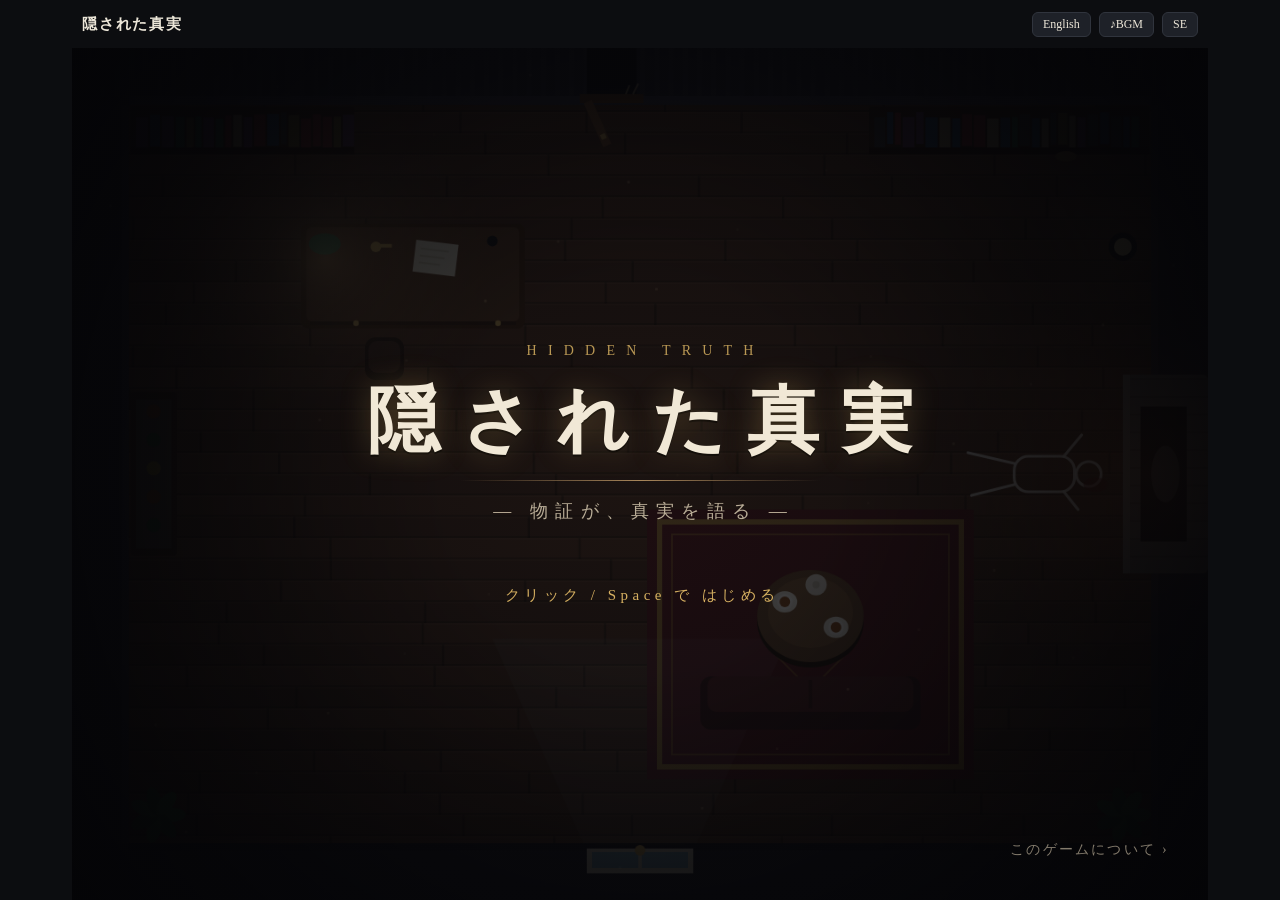
<file: index.html>
<!doctype html>
<html lang="ja">
<head>
<meta charset="utf-8">
<meta name="viewport" content="width=device-width,initial-scale=1,viewport-fit=cover">
<title>隠された真実</title>
<link rel="stylesheet" href="css/base.css">
<link rel="stylesheet" href="css/dialog.css">
<link rel="stylesheet" href="css/screens.css">
<link rel="stylesheet" href="css/board.css">
<script src="js/core/lang.js"></script>
</head>
<body>
<div id="app" class="menu">
  <div id="top">
    <div id="loc" data-l="loc">隠された真実</div>
    <span id="saved" data-l="saved">✓ 保存</span>
    <div id="evcount"></div>
    <button class="btn small" id="langBtn"></button>
    <button class="btn small snd" id="bgmBtn" data-lt="bgm" title="BGMのON/OFF">♪BGM</button>
    <button class="btn small snd" id="seBtn" data-lt="se" title="効果音のON/OFF">SE</button>
    <button class="btn small" id="helpBtn" data-l="help">操作</button>
    <button class="btn gold" id="boardBtn"><span data-l="board">捜査ボード</span></button>
    <button class="btn small gold hidden" id="skip" data-l="skip">スキップ ▶▶</button>
  </div>
  <div id="stage">
    <canvas id="cv"></canvas>
    <div id="bubble" class="hidden"><div id="bname"></div><div id="btext"><span id="btyped"></span><span id="brest"></span></div><div id="bnext">▼</div><div id="btail"></div></div>
    <div id="dlg" class="hidden"><div id="dname"></div><div id="dtext"></div><div id="dchoices"></div><div id="dnext">▼</div></div>
    <div id="toast"></div>
    <div id="band" class="hidden"><div class="strip">
      <div id="bandLabel"></div><div id="bandTitle"></div><div id="bandSub"></div>
      <div id="bandRows"></div><div id="bandNote"></div><div id="bandHint" data-l="bandHint">クリック / Space で閉じる ▼</div>
    </div></div>
    <!-- タイトル -->
    <div id="title" class="overlay">
      <div class="tlogo">
        <div class="tseries" data-l="tseries">HIDDEN TRUTH</div>
        <h1 data-l="title">隠された真実</h1>
        <div class="tline"></div>
        <div class="tsub" data-l="tsub">― 物証が、真実を語る ―</div>
        <div class="tpress" data-l="tpress">クリック / Space で はじめる</div>
        <button class="btn small tcredit hidden" id="creditBtn" data-l="tcredit">スタッフクレジット</button>
      </div>
      <!-- ランディングページへ（行き先の言語は title.js で付ける） -->
      <a class="tabout" id="aboutLink" href="lp/index.html" data-l="tabout">このゲームについて ›</a>
    </div>
    <!-- FILE選択 -->
    <div id="files" class="overlay hidden">
      <div class="fwrap">
        <div class="fhead"><span class="fh" data-l="fh">事件ファイル</span><span class="fen" data-l="fen">FILE SELECT</span></div>
        <div class="fbody">
          <div id="flist"></div>
          <div id="fdetail"></div>
        </div>
        <div class="ffoot">
          <button class="btn small" id="fback" data-l="fback">◀ タイトルへ</button>
          <span class="fhint" data-l="fhint">↑↓ 選ぶ ・ Space / Enter 決定 ・ Esc もどる</span>
        </div>
      </div>
    </div>
    <div id="dial" class="hidden"></div>
    <div id="compare" class="hidden"></div>
    <div id="route" class="hidden"></div>
    <div id="prologue" class="overlay hidden"></div>
    <div id="credits" class="overlay hidden"></div>
    <div id="ending" class="overlay hidden"></div>
    <div id="fade"></div>
  </div>
</div>

<div id="board" class="hidden">
  <div id="bwrap">
    <div class="bhead"><span id="btitle" data-l="btitle">捜査ボード</span><button class="btn small" id="bclose" data-l="bclose">閉じる ✕</button></div>
    <div id="bquote" class="hidden"><span id="bqname">柏木</span><p id="bqtext"></p></div>
    <div class="bbody" id="bbody">
      <section id="hypsec"><p class="sech" data-l="hypsec">推理</p><div id="htabs"></div><div id="hview"></div></section>
      <section id="evsec"><p class="sech"><span data-l="evsec">物証</span> <span id="evnum"></span></p><div id="evgrid"></div><div id="evdetail"></div></section>
    </div>
    <div class="bfoot"><div id="bmsg"></div><div id="bact"></div></div>
  </div>
</div>

<!--
  スクリプトは通常の <script> で順番に読み込む（file:// で直接開いても動くように）。
  すべて同じグローバルスコープを共有するので、読み込み順が大事：
  1. core（定数・音・セーブ・事件の切り替え）
  2. data（common → 事件ごとのフォルダ fileXX/。defCase で登録し、useCase で切り替える） 3. state
     事件データは選んだ言語のものだけを loadCaseData で読み込む（js/core/lang.js。言語の文言 L は <head> で先に読み込む）
  4. ui（会話・ガイド・HUD・タイトル／FILE選択） 5. game（進行・移動・シーン・ボード・取調べ）
  6. render（描画） 7. main（ループ・入力・タイトル。最後に読み込む）
-->
<script src="js/core/config.js"></script>
<script src="js/core/audio.js"></script>
<script src="js/core/save.js"></script>
<script src="js/core/case.js"></script>
<script src="js/data/common.js"></script>
<script>loadCaseData(['file01','file02','file03','file04','file05','file06','file07','file08','file09']);</script>
<script src="js/core/state.js"></script>
<script src="js/data/files.js"></script>
<script src="js/ui/dialog.js"></script>
<script src="js/ui/guides.js"></script>
<script src="js/ui/hud.js"></script>
<script src="js/ui/title.js"></script>
<script src="js/ui/prologue.js"></script>
<script src="js/ui/dial.js"></script>
<script src="js/ui/compare.js"></script>
<script src="js/ui/route.js"></script>
<script src="js/ui/credits.js"></script>
<script src="js/game/progress.js"></script>
<script src="js/game/player.js"></script>
<script src="js/game/scene.js"></script>
<script src="js/game/board.js"></script>
<script src="js/game/interrogation.js"></script>
<script src="js/render/draw-util.js"></script>
<script src="js/render/backgrounds.js"></script>
<script src="js/render/bg-file02.js"></script>
<script src="js/render/bg-file03.js"></script>
<script src="js/render/bg-file04.js"></script>
<script src="js/render/bg-file05.js"></script>
<script src="js/render/bg-file06.js"></script>
<script src="js/render/bg-file07.js"></script>
<script src="js/render/bg-file08.js"></script>
<script src="js/render/bg-file09.js"></script>
<script src="js/render/sprites.js"></script>
<script src="js/render/render.js"></script>
<script src="js/main.js"></script>
</body>
</html>
</file>
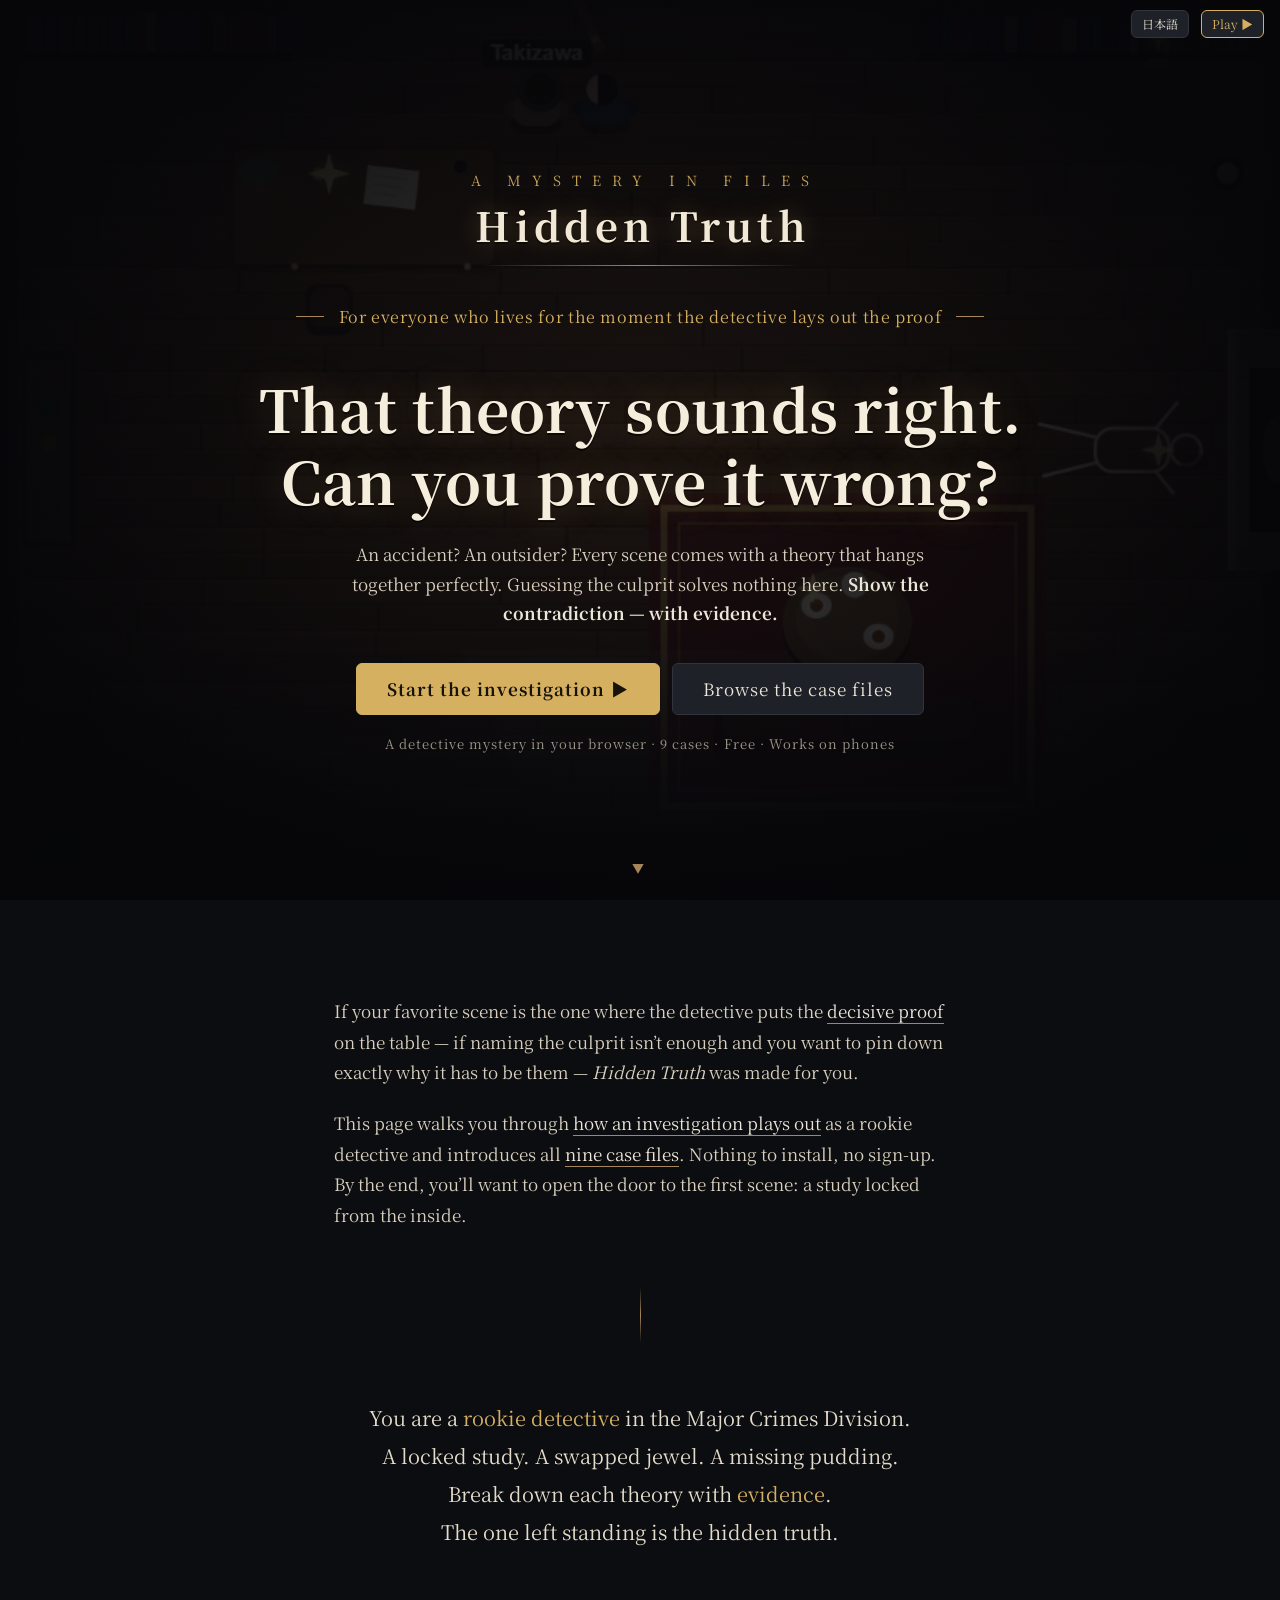
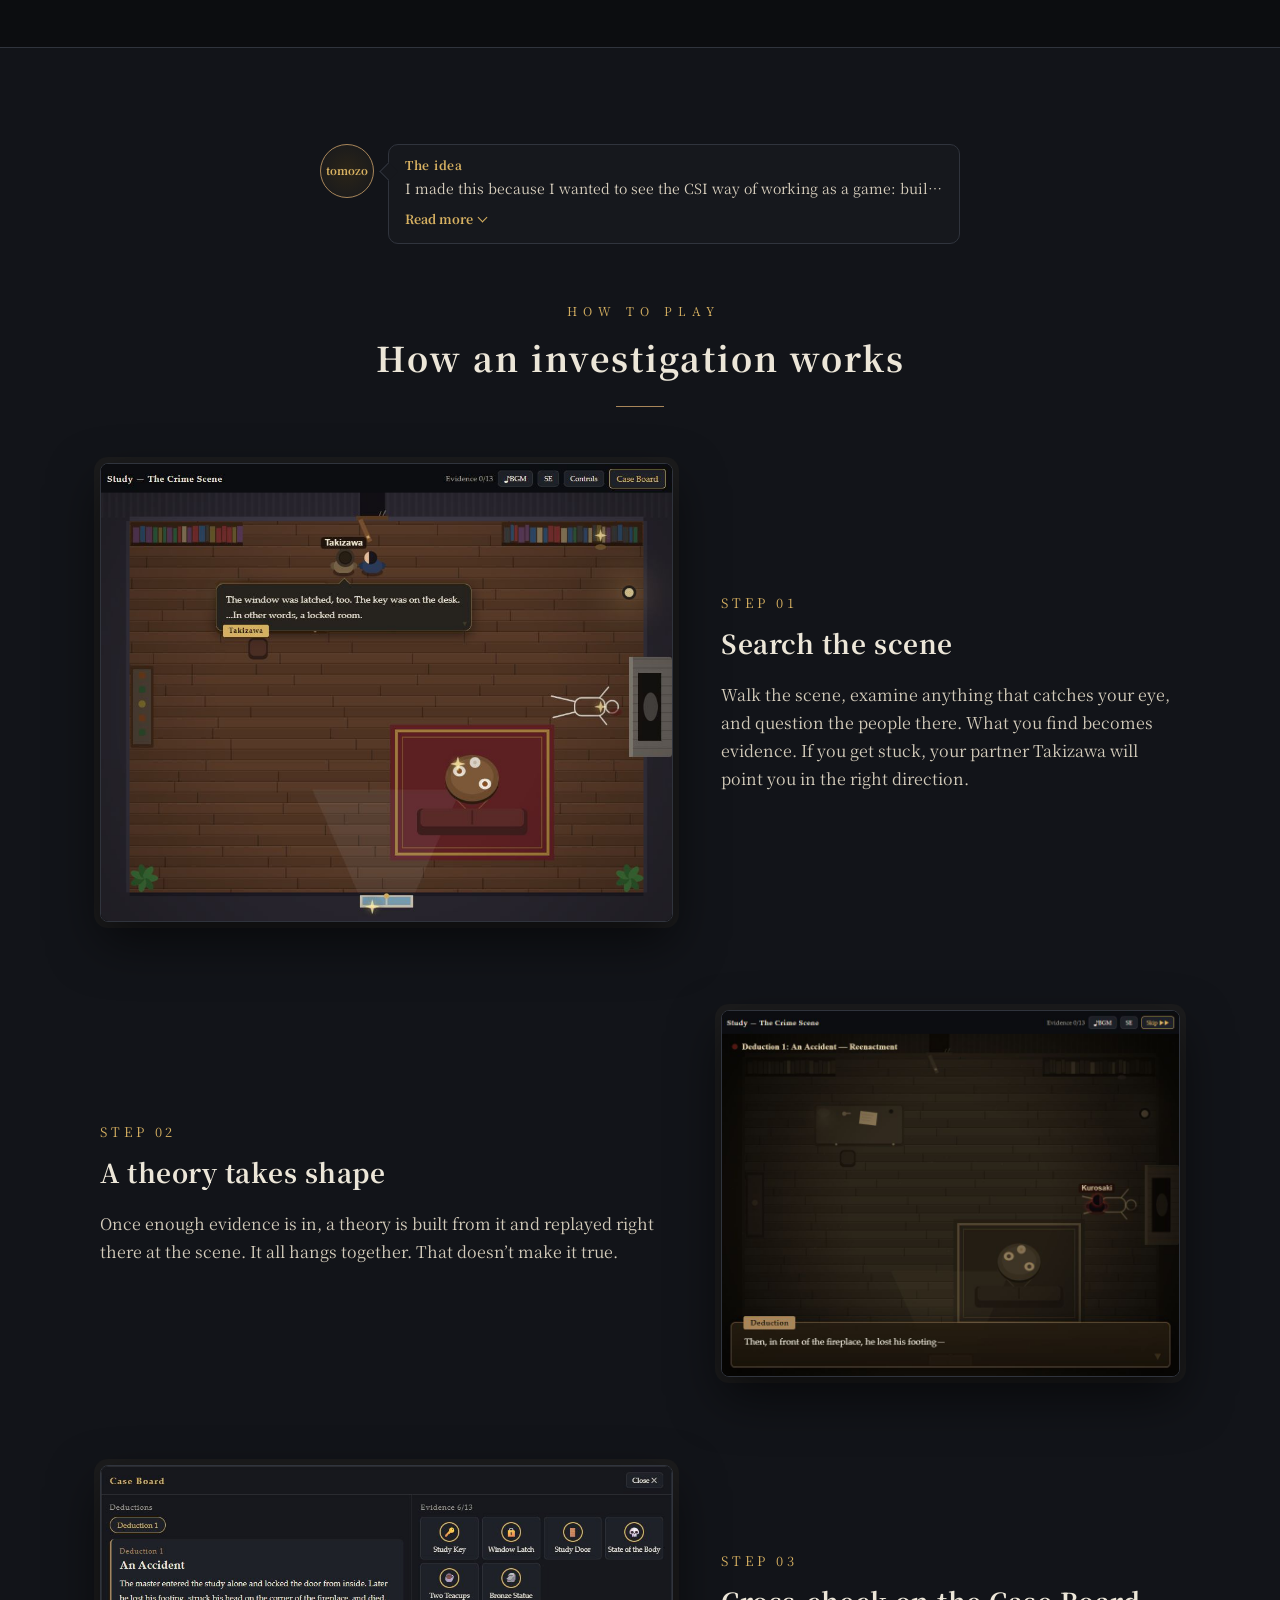
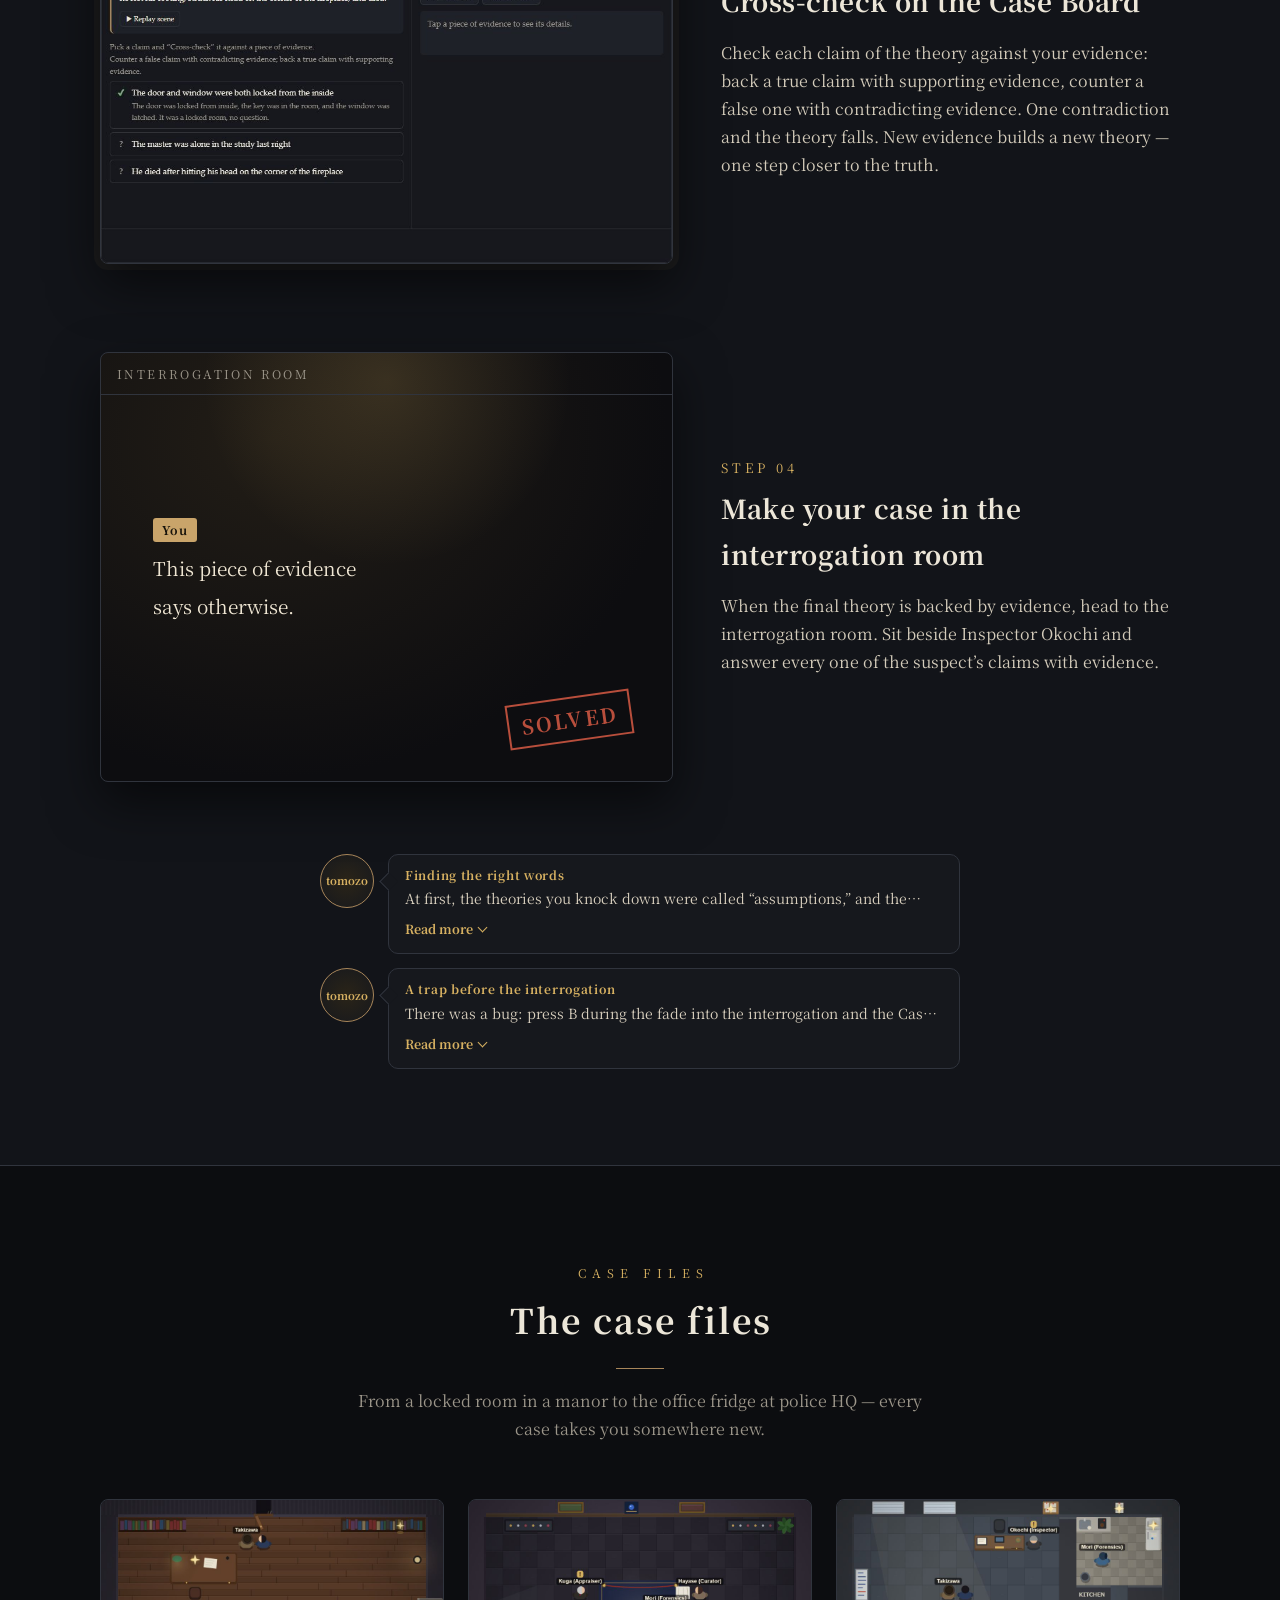
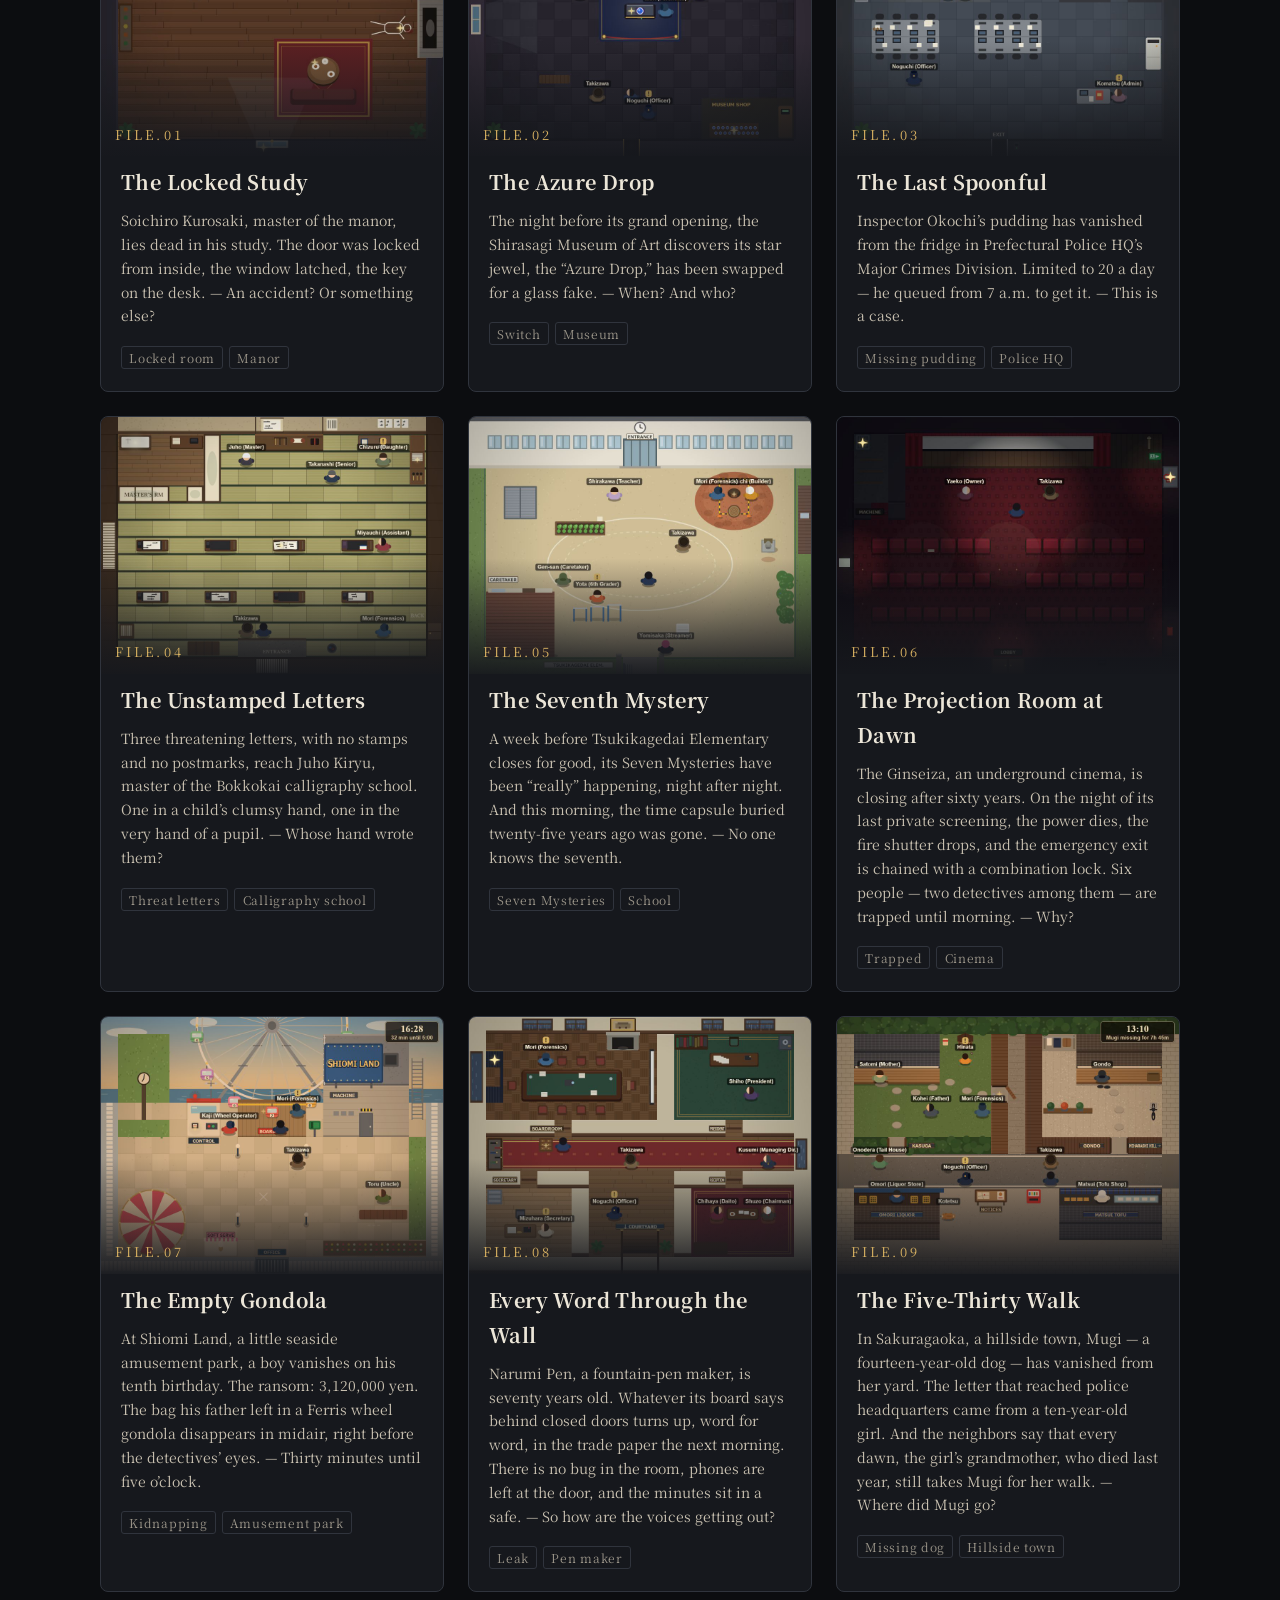
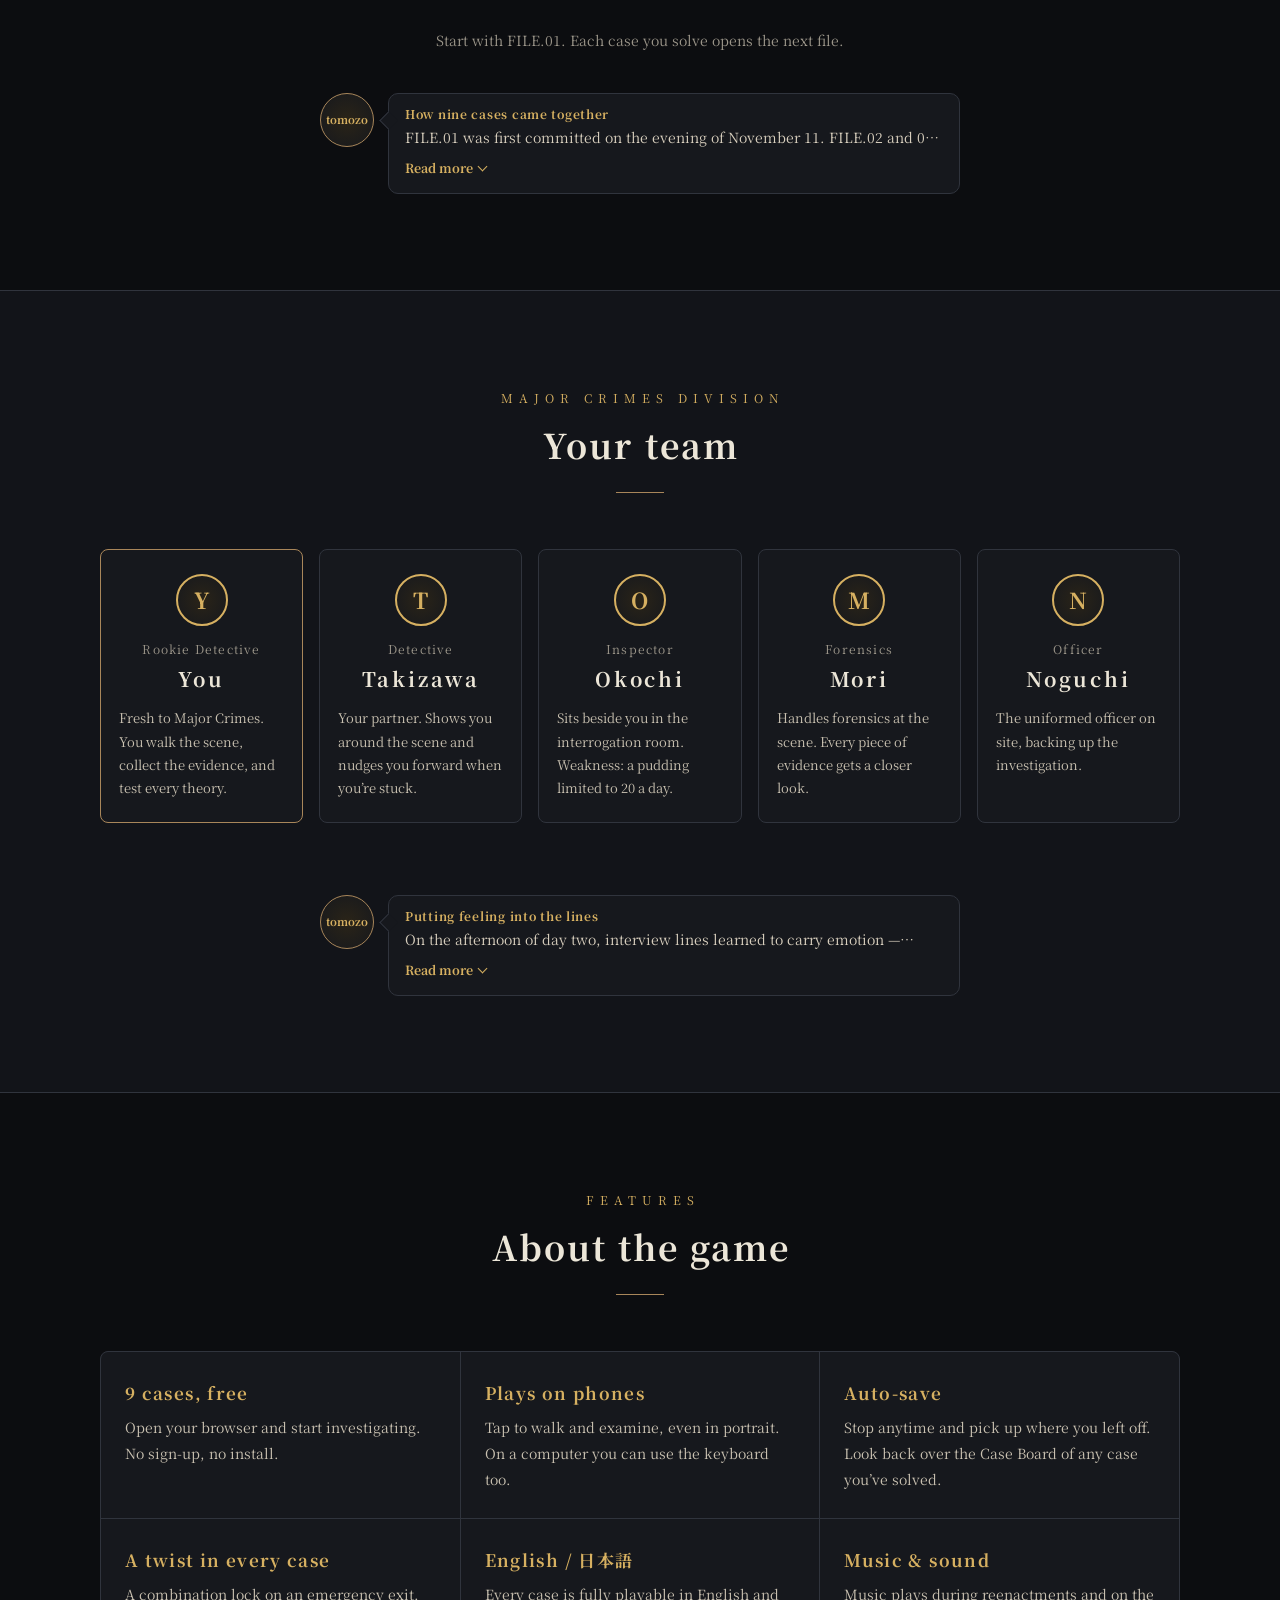
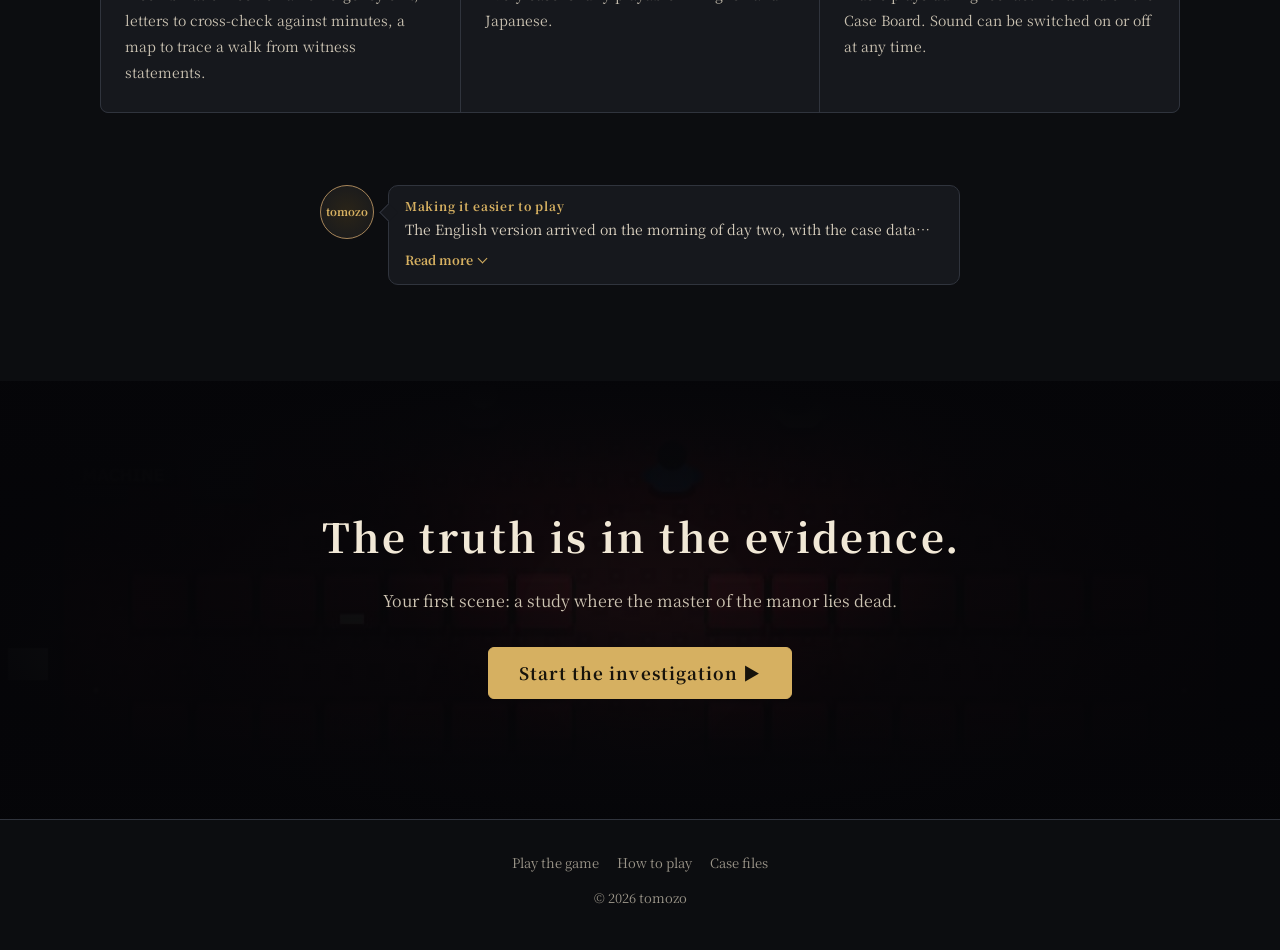
<file: lp/index.html>
<!doctype html>
<html lang="ja">
<head>
<meta charset="utf-8">
<meta name="viewport" content="width=device-width,initial-scale=1,viewport-fit=cover">
<title>隠された真実 ― ブラウザで遊べる推理アドベンチャー</title>
<meta name="description" content="県警本部・捜査一課の新人刑事になって、現場を調べ、物証を集め、推理を一つずつ崩していく推理アドベンチャー。全9事件・無料・ブラウザですぐ遊べる。">
<meta name="theme-color" content="#0c0d10">
<meta property="og:type" content="website">
<meta property="og:title" content="隠された真実 ― その推理、物証で崩せますか。">
<meta property="og:description" content="現場を調べ、物証を集め、推理を一つずつ崩していく。ブラウザで遊べる推理アドベンチャー。全9事件・無料。">
<meta property="og:url" content="https://tamtomozo.github.io/mystery/lp/">
<meta property="og:image" content="https://tamtomozo.github.io/mystery/lp/img/og.jpg">
<meta name="twitter:card" content="summary_large_image">
<link rel="preconnect" href="https://fonts.googleapis.com">
<link rel="preconnect" href="https://fonts.gstatic.com" crossorigin>
<link rel="stylesheet" href="https://fonts.googleapis.com/css2?family=Noto+Serif+JP:wght@400;700&display=swap">
<!--
  ランディングページ（ゲーム本体は ../index.html）。
  文言は日本語と英語を並べて書き、<html> の class="en" で出し分ける（.ja / .en）。
  画像は img/ に日本語版と英語版があり、data-img="名前" の <img> を言語に合わせて差し替える。
  言語は ?lang= → ゲームと共通の localStorage（hidden-truth-lang）→ ブラウザの言語 の順に決める。
  img/ の画像はゲーム画面を撮ったもの。ゲームの見た目を変えたら撮り直す。
-->
<style>
:root{
  --bg:#0c0d10; --bg2:#121419; --panel:#16181d; --panel2:#1e2128; --line:#30343d;
  --text:#ece6d8; --muted:#9c968a; --gold:#d6b061; --gold-dim:#a8865a; --red:#d65a44; --green:#7db37e;
  --serif:"Yu Mincho","YuMincho","Hiragino Mincho ProN","Noto Serif JP",serif;
}
*{box-sizing:border-box}
html{scroll-behavior:smooth}
body{margin:0;background:var(--bg);color:var(--text);font-family:var(--serif);line-height:1.9;
  -webkit-font-smoothing:antialiased;overflow-x:hidden}
img{max-width:100%;display:block}
a{color:inherit}
html.en .ja, html:not(.en) .en{display:none!important}
html.en body{line-height:1.75}

/* ---------- 上のバー ---------- */
.nav{position:fixed;top:0;left:0;right:0;z-index:10;display:flex;align-items:center;gap:12px;
  padding:10px max(16px,env(safe-area-inset-left));transition:background .3s,border-color .3s;border-bottom:1px solid transparent}
.nav.solid{background:rgba(12,13,16,.88);backdrop-filter:blur(8px);-webkit-backdrop-filter:blur(8px);border-color:var(--line)}
.nav .brand{font-weight:700;letter-spacing:.14em;font-size:15px;text-decoration:none;opacity:0;transition:opacity .3s}
.nav.solid .brand{opacity:1}
.nav .sp{flex:1}
.btn{font:inherit;font-size:14px;background:var(--panel2);color:var(--text);border:1px solid var(--line);border-radius:6px;
  padding:6px 14px;cursor:pointer;white-space:nowrap;text-decoration:none;display:inline-flex;align-items:center;gap:.5em;line-height:1.5}
.btn:hover{border-color:var(--gold)}
.btn.gold{border-color:var(--gold);color:var(--gold)}
.btn.small{font-size:12px;padding:4px 10px}
.btn.play{background:var(--gold);color:#17130b;border-color:var(--gold);font-weight:700}
.btn.play:hover{background:#e6c47a}
.btn.big{font-size:17px;padding:12px 30px;letter-spacing:.16em}
html.en .btn.big{letter-spacing:.06em}
.btn:focus-visible{outline:2px solid var(--gold);outline-offset:3px}

/* ---------- ヒーロー ---------- */
.hero{position:relative;min-height:100svh;display:flex;align-items:center;justify-content:center;text-align:center;
  overflow:hidden;padding:96px 16px 72px;isolation:isolate}
.hero-bg{position:absolute;inset:-4%;z-index:-2;background:url(img/file01-ja.jpg) center/cover;filter:brightness(.42) saturate(.85);
  animation:drift 40s ease-in-out infinite alternate}
html.en .hero-bg{background-image:url(img/file01-en.jpg)}
.hero::after{content:"";position:absolute;inset:0;z-index:-1;
  background:radial-gradient(ellipse at center,rgba(10,10,14,.35) 0%,rgba(5,5,8,.92) 75%),linear-gradient(transparent 70%,var(--bg))}
@keyframes drift{from{transform:scale(1.04) translate(-1%,-1%)}to{transform:scale(1.12) translate(1.5%,1%)}}
.series{color:var(--gold);letter-spacing:.8em;padding-left:.8em;font-size:clamp(11px,1.6vw,14px);opacity:.9;animation:fade 2.4s ease-out}
/* ゲームの題名はロゴとして小さめに。いちばん大きく見せるのはキャッチコピー */
.hero h1{font-size:clamp(26px,4.4vw,40px);letter-spacing:.3em;padding-left:.3em;margin:.15em 0 .35em;color:#f1e8d6;font-weight:700;line-height:1.3;
  text-shadow:0 0 24px rgba(214,176,97,.3),0 2px 0 rgba(0,0,0,.6);animation:titleIn 1.8s ease-out}
html.en .hero h1{letter-spacing:.12em;padding-left:.12em}
.tline{width:min(50vw,320px);height:1px;margin:0 auto;background:linear-gradient(90deg,transparent,var(--gold-dim),transparent);animation:line 1.6s ease-out .3s both}
/* プリヘッド（だれに向けたページか） */
.prehead{display:inline-flex;align-items:center;gap:.9em;margin-top:2.4em;color:var(--gold);font-size:clamp(13px,1.7vw,16px);
  letter-spacing:.14em;line-height:1.6;animation:fade 2.4s ease-out}
html.en .prehead{letter-spacing:.04em}
.prehead::before,.prehead::after{content:"";flex:none;width:28px;height:1px;background:var(--gold-dim)}
/* キャッチコピー */
.catch{margin:.45em 0 0;font-size:clamp(32px,6.6vw,66px);font-weight:700;line-height:1.4;letter-spacing:.08em;color:#f6eedd;
  text-shadow:0 0 36px rgba(214,176,97,.25),0 2px 0 rgba(0,0,0,.7);animation:fade 2.8s ease-out}
html.en .catch{letter-spacing:.005em;font-size:clamp(30px,5.4vw,58px);line-height:1.25}
/* デッキコピー */
.deck{max-width:31em;margin:1.3em auto 0;color:#d8cfbe;font-size:clamp(14px,1.9vw,17px);line-height:2;animation:fade 3.2s ease-out}
html.en .deck{max-width:34em;line-height:1.75}
.deck b{color:var(--text);font-weight:700}
.hero .meta{word-break:keep-all}   /* 「・」の区切りの空白でだけ折り返す */
.nw{white-space:nowrap}
br.sp{display:none}
@media (max-width:560px){.prehead::before,.prehead::after{display:none} br.sp{display:inline}}
.hero .cta{margin-top:2.2em;display:flex;gap:12px;justify-content:center;flex-wrap:wrap;animation:fade 3.4s ease-out}
.hero .meta{margin-top:1.4em;color:var(--muted);font-size:13px;letter-spacing:.08em;animation:fade 3.6s ease-out}
.scroll{position:absolute;bottom:22px;left:50%;transform:translateX(-50%);color:var(--gold-dim);font-size:12px;letter-spacing:.3em;
  text-decoration:none;animation:fade 4s ease-out,bob 2.4s 4s ease-in-out infinite}
@keyframes fade{0%,40%{opacity:0}to{opacity:1}}
@keyframes titleIn{from{opacity:0;letter-spacing:.6em;filter:blur(6px)}to{opacity:1;filter:blur(0)}}
@keyframes line{from{transform:scaleX(0)}to{transform:scaleX(1)}}
@keyframes bob{50%{transform:translate(-50%,5px)}}
@media (prefers-reduced-motion:reduce){*,*::before,*::after{animation:none!important;transition:none!important}html{scroll-behavior:auto}}

/* ---------- セクション共通 ---------- */
section{padding:96px 16px}
.wrap{max-width:1080px;margin:0 auto}
.sh{text-align:center;margin-bottom:56px}
.sh .en-l{display:block;color:var(--gold);letter-spacing:.5em;padding-left:.5em;font-size:12px;margin-bottom:.6em}
.sh h2{margin:0;font-size:clamp(24px,3.6vw,34px);letter-spacing:.2em;padding-left:.2em;font-weight:700}
html.en .sh h2{letter-spacing:.06em;padding-left:.06em}
.sh .bar{width:48px;height:1px;background:var(--gold-dim);margin:18px auto 0}
.sh p{color:var(--muted);margin:18px auto 0;max-width:36em}
.reveal{opacity:0;transform:translateY(18px);transition:opacity .9s ease,transform .9s ease}
.reveal.in{opacity:1;transform:none}

/* ---------- 導入 ---------- */
.intro{text-align:center;background:var(--bg)}
.intro .story{font-size:clamp(16px,2.2vw,20px);line-height:2.3;max-width:30em;margin:0 auto;color:#e4dccb}
html.en .intro .story{line-height:1.9}
.intro .story em{font-style:normal;color:var(--gold)}
.leadtxt{max-width:36em;margin:0 auto;text-align:left;font-size:clamp(15px,1.9vw,17px);line-height:2.1;color:#d8cfbe}
html.en .leadtxt{line-height:1.8}
.leadtxt p{margin:0 0 1.2em}
.leadtxt p:last-child{margin-bottom:0}
.leadtxt em{font-style:normal;color:var(--text);border-bottom:1px solid var(--gold-dim)}
.intro .divider{width:1px;height:56px;margin:56px auto;background:linear-gradient(transparent,var(--gold-dim),transparent)}

/* ---------- 遊びかた ---------- */
.how{background:var(--bg2);border-top:1px solid var(--line);border-bottom:1px solid var(--line)}
.step{display:grid;grid-template-columns:1.25fr 1fr;gap:48px;align-items:center;margin-bottom:88px}
.step:last-child{margin-bottom:0}
.step:nth-child(even) .shot{order:2}
.step .num{font-size:13px;color:var(--gold);letter-spacing:.3em}
.step h3{font-size:clamp(20px,2.8vw,26px);margin:.2em 0 .6em;letter-spacing:.1em}
html.en .step h3{letter-spacing:.02em}
.step p{margin:0;color:#d4ccbb}
.step .note{margin-top:1em;color:var(--muted);font-size:14px}
.shot{position:relative;border:1px solid var(--line);border-radius:8px;overflow:hidden;background:#000;
  box-shadow:0 20px 50px rgba(0,0,0,.55),0 0 0 6px rgba(214,176,97,.05)}
.shot img{width:100%;height:auto}
.quote-card{border:1px solid var(--line);border-radius:8px;background:radial-gradient(ellipse at 30% 20%,#221d16,#0d0d10 70%);
  aspect-ratio:4/3;display:flex;flex-direction:column;justify-content:center;padding:8% 9%;position:relative;overflow:hidden;
  box-shadow:0 20px 50px rgba(0,0,0,.55)}
.quote-card .room{position:absolute;left:0;right:0;top:0;padding:10px 16px;font-size:12px;color:var(--muted);letter-spacing:.2em;border-bottom:1px solid var(--line)}
.quote-card .lamp{position:absolute;top:-40%;left:50%;width:70%;aspect-ratio:1;transform:translateX(-50%);
  background:radial-gradient(circle,rgba(214,176,97,.16),transparent 65%);pointer-events:none}
.quote-card .q{font-size:clamp(15px,2vw,19px);line-height:2;color:#efe6d3}
.quote-card .q b{display:inline-block;font-size:12px;color:#17130b;background:#c9a46a;padding:0 .8em;border-radius:3px;margin-bottom:.6em;letter-spacing:.1em}
.quote-card .stamp{position:absolute;right:7%;bottom:9%;border:2px solid var(--red);color:var(--red);padding:.15em .6em;
  font-weight:700;letter-spacing:.3em;transform:rotate(-8deg);font-size:clamp(14px,2vw,20px);opacity:.85}
html.en .quote-card .stamp{letter-spacing:.12em}

/* ---------- 事件ファイル ---------- */
.files{background:var(--bg)}
.grid{display:grid;grid-template-columns:repeat(auto-fill,minmax(300px,1fr));gap:24px}
.file{background:var(--panel);border:1px solid var(--line);border-radius:8px;overflow:hidden;display:flex;flex-direction:column;
  transition:transform .3s,border-color .3s,box-shadow .3s}
.file:hover{transform:translateY(-4px);border-color:var(--gold-dim);box-shadow:0 16px 40px rgba(0,0,0,.5)}
.file .pic{position:relative;aspect-ratio:4/3;overflow:hidden;background:#000}
.file .pic img{width:100%;height:100%;object-fit:cover;transition:transform 1.2s ease}
.file:hover .pic img{transform:scale(1.06)}
.file .pic::after{content:"";position:absolute;inset:0;background:linear-gradient(transparent 55%,rgba(22,24,29,.95))}
.file .no{position:absolute;left:14px;bottom:10px;z-index:1;color:var(--gold);font-size:13px;letter-spacing:.24em}
.file .body{padding:4px 20px 22px;display:flex;flex-direction:column;flex:1}
.file h3{margin:.2em 0 .5em;font-size:21px;letter-spacing:.12em}
html.en .file h3{letter-spacing:.02em;font-size:20px}
.file p{margin:0;color:#c9c1b1;font-size:14px;line-height:1.95}
html.en .file p{line-height:1.7}
.file .tag{margin-top:auto;padding-top:14px;font-size:12px;color:var(--muted);letter-spacing:.06em}
.file .tag span{display:inline-block;border:1px solid var(--line);border-radius:3px;padding:0 .6em;margin:4px 6px 0 0}
.files .order{margin-top:36px;text-align:center;color:var(--muted);font-size:14px}

/* ---------- 捜査一課 ---------- */
.team{background:var(--bg2);border-top:1px solid var(--line);border-bottom:1px solid var(--line)}
.people{display:grid;grid-template-columns:repeat(auto-fit,minmax(150px,1fr));gap:16px}
.person{background:var(--panel);border:1px solid var(--line);border-radius:8px;padding:24px 18px 22px;text-align:center}
.person .mark{width:52px;height:52px;margin:0 auto 12px;border-radius:50%;border:2px solid var(--gold);color:var(--gold);
  display:flex;align-items:center;justify-content:center;font-size:22px;font-weight:700;background:radial-gradient(circle,#2a2418,#16181d)}
.person .role{font-size:12px;color:var(--muted);letter-spacing:.1em}
.person .name{font-size:20px;font-weight:700;letter-spacing:.14em;margin:.1em 0 .5em}
.person p{margin:0;font-size:13px;color:#c9c1b1;line-height:1.8;text-align:left}
.person.you{border-color:var(--gold-dim)}

/* ---------- 特徴 ---------- */
.feat{background:var(--bg)}
.feats{display:grid;grid-template-columns:repeat(3,1fr);gap:1px;background:var(--line);border:1px solid var(--line);border-radius:8px;overflow:hidden}
.feats div{background:var(--panel);padding:26px 24px}
.feats h3{margin:0 0 .4em;font-size:17px;color:var(--gold);letter-spacing:.08em}
.feats p{margin:0;font-size:14px;color:#c9c1b1;line-height:1.85}

/* ---------- 最後の誘い ---------- */
.final{position:relative;text-align:center;overflow:hidden;isolation:isolate;padding:120px 16px}
.final .bg{position:absolute;inset:0;z-index:-2;background:url(img/file06-ja.jpg) center/cover;filter:brightness(.35)}
html.en .final .bg{background-image:url(img/file06-en.jpg)}
.final::after{content:"";position:absolute;inset:0;z-index:-1;background:radial-gradient(ellipse at center,rgba(10,10,14,.4),rgba(5,5,8,.95) 75%),linear-gradient(var(--bg),transparent 25%,transparent 75%,var(--bg))}
.final h2{font-size:clamp(24px,4vw,40px);letter-spacing:.24em;padding-left:.24em;margin:0 0 .4em;color:#f1e8d6}
html.en .final h2{letter-spacing:.06em;padding-left:.06em}
.final p{color:#cfc6b4;margin:0 0 2em}

/* ---------- 開発こぼれ話（吹き出し） ---------- */
.devtalk{display:grid;gap:14px;max-width:40em;margin:72px auto 0;text-align:left}
.files .devtalk{margin-top:40px}
.devtalk.lead-talk{margin:0 auto 56px}   /* セクションの頭（HOW TO PLAY の前）に置く吹き出し */
.talk{display:flex;gap:14px;align-items:flex-start}
.talk .who{flex:none;width:54px;height:54px;border-radius:50%;display:grid;place-items:center;
  border:1px solid var(--gold-dim);background:radial-gradient(circle,#2a2418,#16181d);
  font-size:11px;font-weight:700;letter-spacing:0;line-height:1;color:var(--gold)}
.bubble{position:relative;flex:1;min-width:0;margin:0;padding:10px 16px 11px;border:1px solid var(--line);border-radius:10px;
  background:var(--panel);font-size:14px;line-height:1.85;color:#d8cfbe}
html.en .bubble{line-height:1.7}
.bubble::before{content:"";position:absolute;left:-7px;top:20px;width:12px;height:12px;background:var(--panel);
  border-left:1px solid var(--line);border-bottom:1px solid var(--line);transform:rotate(45deg)}
.bubble .k{display:block;font-size:12px;letter-spacing:.14em;color:var(--gold);margin-bottom:2px}
html.en .bubble .k{letter-spacing:.06em}
.bubble .tx{display:block}
/* たたんだ吹き出し：本文は1行まで。「続きを読む」で全文を出す（JS が動かないときは最初から全文） */
.bubble.fold:not(.open) .tx{display:-webkit-box;-webkit-box-orient:vertical;-webkit-line-clamp:1;line-clamp:1;overflow:hidden}
.bubble .more{display:inline-flex;align-items:center;gap:6px;margin:6px 0 0;padding:4px 0;border:0;background:none;cursor:pointer;
  font:inherit;font-size:12.5px;font-weight:700;line-height:1.4;color:var(--gold)}
.bubble .more::after{content:"";width:6px;height:6px;border:solid currentColor;border-width:0 1.5px 1.5px 0;
  transform:translateY(-2px) rotate(45deg);transition:transform .2s}
.bubble.open .more::after{transform:translateY(1px) rotate(-135deg)}
.bubble .more:hover{text-decoration:underline}
.bubble .more:focus-visible{outline:2px solid var(--gold);outline-offset:2px}
.bubble .more[hidden]{display:none}
.bubble.open .more .m,.bubble:not(.open) .more .c{display:none}

footer{border-top:1px solid var(--line);padding:32px 16px 40px;text-align:center;color:var(--muted);font-size:13px}
footer .links{display:flex;gap:18px;justify-content:center;flex-wrap:wrap;margin-bottom:12px}
footer a{color:var(--muted);text-decoration:none;border-bottom:1px solid transparent}
footer a:hover{color:var(--gold);border-color:var(--gold-dim)}

@media (max-width:900px){.feats{grid-template-columns:repeat(2,1fr)}}
@media (max-width:760px){
  .feats{grid-template-columns:1fr}
  section{padding:72px 16px}
  .sh{margin-bottom:40px}
  .step{grid-template-columns:1fr;gap:22px;margin-bottom:64px}
  .step:nth-child(even) .shot{order:0}
  .grid{grid-template-columns:1fr}
  .nav .btn.gold{display:none}
}
</style>
<noscript><style>.reveal{opacity:1;transform:none}</style></noscript>
</head>
<body>
<script>
// 言語：?lang= → ゲームと共通の保存（hidden-truth-lang）→ ブラウザの言語
(function(){
  var KEY='hidden-truth-lang', l=null, m=/[?&]lang=(ja|en)\b/.exec(location.search);
  if(m){l=m[1]; try{localStorage.setItem(KEY,l);}catch(e){}}
  if(!l){try{l=localStorage.getItem(KEY);}catch(e){}}
  if(!l) l=/^ja\b/i.test(navigator.language||'ja')?'ja':'en';
  window.LP_LANG=l;
  if(l==='en') document.documentElement.classList.add('en');
  document.documentElement.lang=l;
})();
</script>

<header class="nav" id="nav">
  <a class="brand" href="#top"><span class="ja">隠された真実</span><span class="en">Hidden Truth</span></a>
  <span class="sp"></span>
  <button class="btn small" id="langBtn" type="button"><span class="ja">English</span><span class="en">日本語</span></button>
  <a class="btn small gold" data-play href="../index.html"><span class="ja">遊ぶ ▶</span><span class="en">Play ▶</span></a>
</header>

<main id="top">
  <!-- ヒーロー -->
  <div class="hero">
    <div class="hero-bg" aria-hidden="true"></div>
    <div>
      <div class="series"><span class="ja">HIDDEN TRUTH</span><span class="en">A MYSTERY IN FILES</span></div>
      <h1><span class="ja">隠された真実</span><span class="en">Hidden Truth</span></h1>
      <div class="tline"></div>
      <!-- プリヘッド -->
      <p class="prehead"><span class="ja">ミステリーの“解決編”で、<br class="sp">いちばん胸が高鳴るあなたへ</span><span class="en">For everyone who lives for the moment the detective lays out the proof</span></p>
      <!-- キャッチコピー -->
      <p class="catch"><span class="ja">その推理、<br>物証で崩せますか。</span><span class="en">That theory sounds right.<br>Can you prove it wrong?</span></p>
      <!-- デッキコピー -->
      <p class="deck">
        <span class="ja">事故か、外部の犯行か――。現場には、いつも筋の通った“もっともらしい推理”が用意されている。勘で犯人を当てても、事件は解決しない。<b>矛盾を、物証で示せ。</b></span>
        <span class="en">An accident? An outsider? Every scene comes with a theory that hangs together perfectly. Guessing the culprit solves nothing here. <b>Show the contradiction — with evidence.</b></span>
      </p>
      <div class="cta">
        <a class="btn play big" data-play href="../index.html"><span class="ja">捜査をはじめる ▶</span><span class="en">Start the investigation ▶</span></a>
        <a class="btn big" href="#files"><span class="ja">事件ファイルを見る</span><span class="en">Browse the case files</span></a>
      </div>
      <div class="meta"><span class="ja">ブラウザで遊べる推理アドベンチャー ・ 全9事件 ・ 無料 ・ スマホ対応</span><span class="en">A detective mystery in your browser · 9 cases · Free · Works on phones</span></div>
    </div>
    <a class="scroll" href="#intro" aria-label="scroll">▼</a>
  </div>

  <!-- 導入 -->
  <section class="intro" id="intro">
    <div class="wrap">
      <!-- リード（だれに向けたページか／読むと何がわかるか） -->
      <div class="leadtxt reveal">
        <p class="ja">推理小説やミステリードラマで、探偵が<em>決定的な証拠</em>を突きつける場面が好きな人。犯人を当てるだけでは物足りず、「なぜそう言えるのか」まで自分の頭で詰めたい人。『隠された真実』は、そんなあなたのための推理アドベンチャーです。</p>
        <p class="ja">このページでは、新人刑事として体験する<em>捜査の流れ</em>と、全9件の<em>事件ファイル</em>を紹介します。インストールも登録もいりません。読み終えるころには、最初の現場――内側から鍵のかかった書斎の扉を、開けてみたくなっているはずです。</p>
        <p class="en">If your favorite scene is the one where the detective puts the <em>decisive proof</em> on the table — if naming the culprit isn’t enough and you want to pin down exactly why it has to be them — <i>Hidden Truth</i> was made for you.</p>
        <p class="en">This page walks you through <em>how an investigation plays out</em> as a rookie detective and introduces all <em>nine case files</em>. Nothing to install, no sign-up. By the end, you’ll want to open the door to the first scene: a study locked from the inside.</p>
      </div>
      <div class="divider reveal" aria-hidden="true"></div>
      <p class="story ja reveal">
        あなたは、県警本部 捜査一課の<em>新人刑事</em>。<br>
        密室の書斎、すり替えられた宝石、<span class="nw">消えたプリン――。</span><br>
        推理を一つずつ<em>物証</em>で崩していけ。<br>
        最後に残った一つが、隠された真実だ。
      </p>
      <p class="story en reveal">
        You are a <em>rookie detective</em> in the Major Crimes Division.<br>
        A locked study. A swapped jewel. A missing pudding.<br>
        Break down each theory with <em>evidence</em>.<br>
        The one left standing is the hidden truth.
      </p>
    </div>
  </section>

  <!-- 遊びかた -->
  <section class="how" id="how">
    <div class="wrap">
      <!-- 開発こぼれ話：作ったきっかけ -->
      <div class="devtalk lead-talk reveal" aria-label="Dev notes">
        <div class="talk">
          <span class="who" aria-hidden="true">tomozo</span>
          <p class="bubble">
            <b class="k"><span class="ja">着想</span><span class="en">The idea</span></b>
            <span class="tx">
              <span class="ja">ドラマ『CSI』のように、現場の物証から推理を組み立て、その推理を物証と突き合わせていく――そんな捜査をゲームで見てみたくて作りました。</span>
              <span class="en">I made this because I wanted to see the CSI way of working as a game: build a theory from the evidence at the scene, then hold that theory up against the evidence.</span>
            </span>
          </p>
        </div>
      </div>
      <div class="sh reveal">
        <span class="en-l">HOW TO PLAY</span>
        <h2><span class="ja">捜査の流れ</span><span class="en">How an investigation works</span></h2>
        <div class="bar"></div>
      </div>

      <div class="steps">
        <div class="step reveal">
          <div class="shot"><img data-img="dialog" alt="" width="960" height="768" loading="lazy"></div>
          <div>
            <div class="num">STEP 01</div>
            <h3><span class="ja">現場を調べる</span><span class="en">Search the scene</span></h3>
            <p class="ja">現場を歩き回り、気になる場所を調べ、居合わせた人に話を聞く。見つけた手がかりは「物証」として集まっていく。行き詰まったら、相棒の滝沢がヒントをくれる。</p>
            <p class="en">Walk the scene, examine anything that catches your eye, and question the people there. What you find becomes evidence. If you get stuck, your partner Takizawa will point you in the right direction.</p>
          </div>
        </div>

        <div class="step reveal">
          <div class="shot"><img data-img="scene" alt="" width="960" height="768" loading="lazy"></div>
          <div>
            <div class="num">STEP 02</div>
            <h3><span class="ja">推理が組み上がる</span><span class="en">A theory takes shape</span></h3>
            <p class="ja">物証がそろうと、そこから「推理」が組み立てられ、現場で再現される。筋は通っている。けれど、それが真実とは限らない。</p>
            <p class="en">Once enough evidence is in, a theory is built from it and replayed right there at the scene. It all hangs together. That doesn’t make it true.</p>
          </div>
        </div>

        <div class="step reveal">
          <div class="shot"><img data-img="board" alt="" width="980" height="680" loading="lazy"></div>
          <div>
            <div class="num">STEP 03</div>
            <h3><span class="ja">捜査ボードで突き合わせる</span><span class="en">Cross-check on the Case Board</span></h3>
            <p class="ja">推理の主張を、一つずつ物証と突き合わせる。正しい主張には裏付ける物証を、誤った主張には矛盾する物証を。矛盾が見つかれば、その推理は崩れる。崩れた推理に新しい物証が加わり、推理は真実へ近づいていく。</p>
            <p class="en">Check each claim of the theory against your evidence: back a true claim with supporting evidence, counter a false one with contradicting evidence. One contradiction and the theory falls. New evidence builds a new theory — one step closer to the truth.</p>
          </div>
        </div>

        <div class="step reveal">
          <div class="quote-card" aria-hidden="true">
            <div class="lamp"></div>
            <div class="room"><span class="ja">取調室</span><span class="en">INTERROGATION ROOM</span></div>
            <div class="q ja"><b>あなた</b><br>その言い分には、<br>この物証が矛盾しています。</div>
            <div class="q en"><b>You</b><br>This piece of evidence<br>says otherwise.</div>
            <div class="stamp"><span class="ja">解決</span><span class="en">SOLVED</span></div>
          </div>
          <div>
            <div class="num">STEP 04</div>
            <h3><span class="ja">取調室で、突きつける</span><span class="en">Make your case in the interrogation room</span></h3>
            <p class="ja">最後の推理が物証で裏付けられたら、取調室へ。大河内警部と並んで、容疑者の言い分に物証を突きつけろ。</p>
            <p class="en">When the final theory is backed by evidence, head to the interrogation room. Sit beside Inspector Okochi and answer every one of the suspect’s claims with evidence.</p>
          </div>
        </div>
      </div>

      <!-- 開発こぼれ話：コミット履歴（2026-11-11 の FILE.01〜11-13）から。f3e7a67・225c24f -->
      <div class="devtalk reveal" aria-label="Dev notes">
        <div class="talk">
          <span class="who" aria-hidden="true">tomozo</span>
          <p class="bubble">
            <b class="k"><span class="ja">言葉えらび</span><span class="en">Finding the right words</span></b>
            <span class="tx">
              <span class="ja">最初、崩していく相手は「推理」ではなく「仮定」と呼んでいました。捜査ボードのボタンも「かんがえる」から「突き合わせる」へ。推理を確定・否定するたびに判を「ぽん！」と押す演出は、名前を変えたのと同じ日に足したものです。</span>
              <span class="en">At first, the theories you knock down were called “assumptions,” and the Case Board button simply said “Think” before it became “Cross-check.” The stamp that thumps down each time a theory is confirmed or refuted was added the same day as the renaming.</span>
            </span>
          </p>
        </div>
        <div class="talk">
          <span class="who" aria-hidden="true">tomozo</span>
          <p class="bubble">
            <b class="k"><span class="ja">取調べ前の落とし穴</span><span class="en">A trap before the interrogation</span></b>
            <span class="tx">
              <span class="ja">取調べへ移る暗転のあいだに B キーを押すと捜査ボードが開けてしまい、閉じたとたん取調室で会話が進まなくなる不具合がありました。このページを公開した日の午後に、暗転中は操作を受け付けないようにして直しています。</span>
              <span class="en">There was a bug: press B during the fade into the interrogation and the Case Board would open — and the moment you closed it, the conversation in the interrogation room stalled for good. It was fixed the afternoon this page went up, by ignoring all input during the fade.</span>
            </span>
          </p>
        </div>
      </div>
    </div>
  </section>

  <!-- 事件ファイル -->
  <section class="files" id="files">
    <div class="wrap">
      <div class="sh reveal">
        <span class="en-l">CASE FILES</span>
        <h2><span class="ja">事件ファイル</span><span class="en">The case files</span></h2>
        <div class="bar"></div>
        <p><span class="ja">館の密室から、捜査一課の冷蔵庫まで。事件ごとに、まったく違う現場が待っている。</span><span class="en">From a locked room in a manor to the office fridge at police HQ — every case takes you somewhere new.</span></p>
      </div>
      <div class="grid" id="grid"></div>
      <p class="order reveal"><span class="ja">事件は FILE.01 から。一つ解決するごとに、次のファイルがひらきます。</span><span class="en">Start with FILE.01. Each case you solve opens the next file.</span></p>
      <!-- 開発こぼれ話（99a339b・b7170c0・d485f9e〜78731ad・3dee8fa）。真相や犯人がわかることは書かない -->
      <div class="devtalk reveal">
        <div class="talk">
          <span class="who" aria-hidden="true">tomozo</span>
          <p class="bubble">
            <b class="k"><span class="ja">九つの事件ができるまで</span><span class="en">How nine cases came together</span></b>
            <span class="tx">
              <span class="ja">FILE.01 の最初の記録が11月11日の夕方。その夜に FILE.02・03、翌日に 04〜07、3日目の朝に 08・09 ができました。推理はどの事件も4つですが、物証は FILE.01 の13個から、FILE.07〜09 では20個まで増えました。後半の事件ほど、非常口の番号錠、17時までの時計、投書と議事録の照合、足取りの地図と、その事件だけの仕掛けが増えていきました。最初はどの FILE からでも遊べましたが、途中で FILE.01 から順番に開く形に変えています。</span>
              <span class="en">FILE.01 was first committed on the evening of November 11. FILE.02 and 03 followed that night, 04–07 the next day, and 08 and 09 the morning after. Every case has four theories, but the evidence grew from 13 pieces in FILE.01 to 20 in FILE.07–09. The later the case, the more it got its own gimmick: a combination lock on an emergency exit, a clock ticking toward five, letters to cross-check against minutes, a map of a walk. At first you could open any file you liked; along the way that changed to opening them one by one from FILE.01.</span>
            </span>
          </p>
        </div>
      </div>
    </div>
  </section>

  <!-- 捜査一課 -->
  <section class="team" id="team">
    <div class="wrap">
      <div class="sh reveal">
        <span class="en-l">MAJOR CRIMES DIVISION</span>
        <h2><span class="ja">県警本部 捜査一課</span><span class="en">Your team</span></h2>
        <div class="bar"></div>
      </div>
      <div class="people reveal">
        <div class="person you">
          <div class="mark"><span class="ja">新</span><span class="en">Y</span></div>
          <div class="role"><span class="ja">新人刑事</span><span class="en">Rookie Detective</span></div>
          <div class="name"><span class="ja">あなた</span><span class="en">You</span></div>
          <p><span class="ja">捜査一課に配属されたばかり。現場を歩き、物証を拾い、推理を確かめる。</span><span class="en">Fresh to Major Crimes. You walk the scene, collect the evidence, and test every theory.</span></p>
        </div>
        <div class="person">
          <div class="mark"><span class="ja">刑</span><span class="en">T</span></div>
          <div class="role"><span class="ja">捜査一課 刑事</span><span class="en">Detective</span></div>
          <div class="name"><span class="ja">滝沢</span><span class="en">Takizawa</span></div>
          <p><span class="ja">あなたの相棒。現場を案内し、行き詰まったときは次の一手を教えてくれる。</span><span class="en">Your partner. Shows you around the scene and nudges you forward when you’re stuck.</span></p>
        </div>
        <div class="person">
          <div class="mark"><span class="ja">警</span><span class="en">O</span></div>
          <div class="role"><span class="ja">捜査一課 警部</span><span class="en">Inspector</span></div>
          <div class="name"><span class="ja">大河内</span><span class="en">Okochi</span></div>
          <p><span class="ja">取調べではあなたの隣に座る。好物は、1日20個限定のプリン。</span><span class="en">Sits beside you in the interrogation room. Weakness: a pudding limited to 20 a day.</span></p>
        </div>
        <div class="person">
          <div class="mark"><span class="ja">鑑</span><span class="en">M</span></div>
          <div class="role"><span class="ja">鑑識</span><span class="en">Forensics</span></div>
          <div class="name"><span class="ja">森</span><span class="en">Mori</span></div>
          <p><span class="ja">現場の鑑識を担当。物証を、さらに詳しく調べてくれる。</span><span class="en">Handles forensics at the scene. Every piece of evidence gets a closer look.</span></p>
        </div>
        <div class="person">
          <div class="mark"><span class="ja">巡</span><span class="en">N</span></div>
          <div class="role"><span class="ja">巡査</span><span class="en">Officer</span></div>
          <div class="name"><span class="ja">野口</span><span class="en">Noguchi</span></div>
          <p><span class="ja">現場に立ち、捜査を支える制服警官。</span><span class="en">The uniformed officer on site, backing up the investigation.</span></p>
        </div>
      </div>
      <!-- 開発こぼれ話（75185f6・78731ad） -->
      <div class="devtalk reveal">
        <div class="talk">
          <span class="who" aria-hidden="true">tomozo</span>
          <p class="bubble">
            <b class="k"><span class="ja">台詞に感情を乗せる</span><span class="en">Putting feeling into the lines</span></b>
            <span class="tx">
              <span class="ja">2日目の午後、聞き込みの台詞に感情（驚き・喜び・悲しみ・怒り・動揺・考え中）を付けられるようにしました。頭の横に「！」や汗の印が出て、跳ねたり、背を向けたり、震えたり。文字送りの速さと声の高さも、感情で変わります。まずは FILE.01〜06 の71か所に付けました。FILE.09 のためには、犬も描けるようにしています。</span>
              <span class="en">On the afternoon of day two, interview lines learned to carry emotion — surprise, joy, sadness, anger, nerves, deep thought. A “!” or a bead of sweat pops up beside the speaker, and they hop, turn away or tremble. Text speed and voice pitch shift with the mood, too. The first pass covered 71 lines across FILE.01–06. And for FILE.09, the game learned to draw a dog.</span>
            </span>
          </p>
        </div>
      </div>
    </div>
  </section>

  <!-- 特徴 -->
  <section class="feat" id="features">
    <div class="wrap">
      <div class="sh reveal">
        <span class="en-l">FEATURES</span>
        <h2><span class="ja">このゲームについて</span><span class="en">About the game</span></h2>
        <div class="bar"></div>
      </div>
      <div class="feats reveal">
        <div><h3><span class="ja">全9事件・無料</span><span class="en">9 cases, free</span></h3>
          <p><span class="ja">ブラウザを開けば、すぐに捜査開始。登録もインストールもいりません。</span><span class="en">Open your browser and start investigating. No sign-up, no install.</span></p></div>
        <div><h3><span class="ja">スマホでも遊べる</span><span class="en">Plays on phones</span></h3>
          <p><span class="ja">タップで歩いて、調べる。縦持ちにも対応。パソコンではキーボードでも操作できます。</span><span class="en">Tap to walk and examine, even in portrait. On a computer you can use the keyboard too.</span></p></div>
        <div><h3><span class="ja">自動で保存</span><span class="en">Auto-save</span></h3>
          <p><span class="ja">途中でやめても、次は続きから。解決した事件の捜査ボードは、あとから振り返れます。</span><span class="en">Stop anytime and pick up where you left off. Look back over the Case Board of any case you’ve solved.</span></p></div>
        <div><h3><span class="ja">事件ごとの仕掛け</span><span class="en">A twist in every case</span></h3>
          <p><span class="ja">非常口の番号錠、投書と議事録の照合、証言から追う足取りの地図。その事件だけの謎解きも。</span><span class="en">A combination lock on an emergency exit, letters to cross-check against minutes, a map to trace a walk from witness statements.</span></p></div>
        <div><h3><span class="ja">日本語 / English</span><span class="en">English / 日本語</span></h3>
          <p><span class="ja">すべての事件を、英語でも遊べます。</span><span class="en">Every case is fully playable in English and Japanese.</span></p></div>
        <div><h3><span class="ja">音楽と効果音</span><span class="en">Music &amp; sound</span></h3>
          <p><span class="ja">推理の再現や捜査ボードには BGM が流れます。音はいつでも ON / OFF できます。</span><span class="en">Music plays during reenactments and on the Case Board. Sound can be switched on or off at any time.</span></p></div>
      </div>
      <!-- 開発こぼれ話（f3e7a67・4491aa5・1d370d4） -->
      <div class="devtalk reveal">
        <div class="talk">
          <span class="who" aria-hidden="true">tomozo</span>
          <p class="bubble">
            <b class="k"><span class="ja">遊びやすさ</span><span class="en">Making it easier to play</span></b>
            <span class="tx">
              <span class="ja">英語版は2日目の朝に追加し、事件のデータも言語ごとに分けました。スマホの縦持ちでは、ゲーム画面を上に、会話ウィンドウを下の空きに出す形に組み直しています。キー操作の表示や選択肢の番号は画面から外しましたが、実は操作はそのまま残っています（数字キーで選択肢、B キーで捜査ボード）。</span>
              <span class="en">The English version arrived on the morning of day two, with the case data split by language. In portrait on a phone, the layout was rebuilt to put the game on top and the dialogue window in the space below. Key hints and choice numbers came off the screen — but here’s a secret: the keys still work (number keys pick a choice, B opens the Case Board).</span>
            </span>
          </p>
        </div>
      </div>
    </div>
  </section>

  <!-- 最後の誘い -->
  <section class="final">
    <div class="bg" aria-hidden="true"></div>
    <div class="reveal">
      <h2><span class="ja">真実は、物証の中に。</span><span class="en">The truth is in the evidence.</span></h2>
      <p><span class="ja">最初の現場は、館の主人が死んでいた書斎。</span><span class="en">Your first scene: a study where the master of the manor lies dead.</span></p>
      <a class="btn play big" data-play href="../index.html"><span class="ja">捜査をはじめる ▶</span><span class="en">Start the investigation ▶</span></a>
    </div>
  </section>
</main>

<footer>
  <div class="links">
    <a data-play href="../index.html"><span class="ja">ゲームを遊ぶ</span><span class="en">Play the game</span></a>
    <a href="#how"><span class="ja">捜査の流れ</span><span class="en">How to play</span></a>
    <a href="#files"><span class="ja">事件ファイル</span><span class="en">Case files</span></a>
  </div>
  <div>© 2026 tomozo</div>
</footer>

<script>
(function(){
  'use strict';
  var LANG=window.LP_LANG;
  var $=function(s){return document.querySelector(s);};

  // 事件ファイル（題名と導入文は js/lang/ja.js・en.js の files と同じもの）
  var FILES=[
    {id:'file01',tag:{ja:['密室','館'],en:['Locked room','Manor']},
     ja:['密室の書斎','館の主人・黒崎宗一郎が、書斎で死んでいた。ドアは内側から施錠、窓も施錠済み、鍵は机の上。――これは事故か、それとも。'],
     en:['The Locked Study','Soichiro Kurosaki, master of the manor, lies dead in his study. The door was locked from inside, the window latched, the key on the desk. — An accident? Or something else?']},
    {id:'file02',tag:{ja:['すり替え','美術館'],en:['Switch','Museum']},
     ja:['蒼の雫','開幕を翌朝に控えた白鷺美術館。目玉の宝石「蒼の雫」が、ガラスの偽物にすり替えられていた。――いつ、誰が。'],
     en:['The Azure Drop','The night before its grand opening, the Shirasagi Museum of Art discovers its star jewel, the “Azure Drop,” has been swapped for a glass fake. — When? And who?']},
    {id:'file03',tag:{ja:['消えたプリン','県警本部'],en:['Missing pudding','Police HQ']},
     ja:['最後のひと匙','県警本部・捜査一課の冷蔵庫から、大河内警部のプリンが消えた。1日20個限定、朝7時から並んで買ったものだという。――これは、事件だ。'],
     en:['The Last Spoonful','Inspector Okochi’s pudding has vanished from the fridge in Prefectural Police HQ’s Major Crimes Division. Limited to 20 a day — he queued from 7 a.m. to get it. — This is a case.']},
    {id:'file04',tag:{ja:['脅迫状','書道教室'],en:['Threat letters','Calligraphy school']},
     ja:['消印のない手紙','書道教室「墨香会」の主宰・桐生寿峰のもとに、消印のない脅迫状が三通届いた。たどたどしい字と、ある弟子にそっくりな字。――書いたのは、誰の手か。'],
     en:['The Unstamped Letters','Three threatening letters, with no stamps and no postmarks, reach Juho Kiryu, master of the Bokkokai calligraphy school. One in a child’s clumsy hand, one in the very hand of a pupil. — Whose hand wrote them?']},
    {id:'file05',tag:{ja:['七不思議','小学校'],en:['Seven Mysteries','School']},
     ja:['七つ目の不思議','閉校を一週間後に控えた月影台小学校。この二週間、夜ごとに七不思議が“本当に”起きている。そして今朝、二十五年前に埋めたタイムカプセルが消えていた。――七つ目は、誰も知らない。'],
     en:['The Seventh Mystery','A week before Tsukikagedai Elementary closes for good, its Seven Mysteries have been “really” happening, night after night. And this morning, the time capsule buried twenty-five years ago was gone. — No one knows the seventh.']},
    {id:'file06',tag:{ja:['閉じ込め','映画館'],en:['Trapped','Cinema']},
     ja:['夜明けの映写室','六十年の幕を下ろす地下の映画館「銀星座」。最後の試写の夜、停電とともに防火シャッターが下り、非常口には番号錠。刑事二人を含む六人が、朝まで閉じ込められた。――犯人は、何のために。'],
     en:['The Projection Room at Dawn','The Ginseiza, an underground cinema, is closing after sixty years. On the night of its last private screening, the power dies, the fire shutter drops, and the emergency exit is chained with a combination lock. Six people — two detectives among them — are trapped until morning. — Why?']},
    {id:'file07',tag:{ja:['誘拐','遊園地'],en:['Kidnapping','Amusement park']},
     ja:['空のゴンドラ','港町の遊園地「汐見ランド」で、十歳の誕生日の少年が消えた。身代金は三百十二万円。父親が観覧車に残したバッグは、刑事たちの目の前で、空の上から消えた。――17時まで、あと三十分。'],
     en:['The Empty Gondola','At Shiomi Land, a little seaside amusement park, a boy vanishes on his tenth birthday. The ransom: 3,120,000 yen. The bag his father left in a Ferris wheel gondola disappears in midair, right before the detectives’ eyes. — Thirty minutes until five o’clock.']},
    {id:'file08',tag:{ja:['情報漏えい','万年筆メーカー'],en:['Leak','Pen maker']},
     ja:['筒抜けの会議室','創業七十年の万年筆メーカー「鳴海万年筆」。非公開の役員会で話したことが、翌朝には業界紙に一字一句載っている。会議室に盗聴器はなく、携帯電話は入口で預け、議事録は金庫の中。――声は、どこから漏れたのか。'],
     en:['Every Word Through the Wall','Narumi Pen, a fountain-pen maker, is seventy years old. Whatever its board says behind closed doors turns up, word for word, in the trade paper the next morning. There is no bug in the room, phones are left at the door, and the minutes sit in a safe. — So how are the voices getting out?']},
    {id:'file09',tag:{ja:['消えた老犬','坂の町'],en:['Missing dog','Hillside town']},
     ja:['五時半の散歩道','坂の町・桜ヶ丘で、十四歳の老犬「むぎ」が庭から消えた。県警本部に届いたのは、十歳の少女からの手紙。夜明けの町では、去年亡くなったはずの祖母が、毎朝むぎを散歩させていたという。――むぎは、どこへ歩いていったのか。'],
     en:['The Five-Thirty Walk','In Sakuragaoka, a hillside town, Mugi — a fourteen-year-old dog — has vanished from her yard. The letter that reached police headquarters came from a ten-year-old girl. And the neighbors say that every dawn, the girl’s grandmother, who died last year, still takes Mugi for her walk. — Where did Mugi go?']}
  ];
  var esc=function(s){return s.replace(/[&<>"]/g,function(c){return {'&':'&amp;','<':'&lt;','>':'&gt;','"':'&quot;'}[c];});};
  $('#grid').innerHTML=FILES.map(function(f,i){
    var no='FILE.'+String(i+1).padStart(2,'0');
    var card=function(l){return '<div class="'+l+'"><h3>'+esc(f[l][0])+'</h3><p>'+esc(f[l][1])+'</p>'+
      '<div class="tag">'+f.tag[l].map(function(t){return '<span>'+esc(t)+'</span>';}).join('')+'</div></div>';};
    return '<article class="file reveal"><div class="pic"><img data-img="'+f.id+'" alt="" width="960" height="720" loading="lazy">'+
      '<span class="no">'+no+'</span></div><div class="body">'+card('ja')+card('en')+'</div></article>';
  }).join('');

  // 開発こぼれ話の吹き出し：本文を1行にたたみ、「続きを読む」で全文を出す
  var bubbles=[].slice.call(document.querySelectorAll('.bubble'));
  bubbles.forEach(function(bb){
    var btn=document.createElement('button');
    btn.type='button'; btn.className='more'; btn.setAttribute('aria-expanded','false');
    btn.innerHTML='<span class="m"><span class="ja">続きを読む</span><span class="en">Read more</span></span>'+
                  '<span class="c"><span class="ja">閉じる</span><span class="en">Show less</span></span>';
    btn.addEventListener('click',function(){
      var open=bb.classList.toggle('open');
      btn.setAttribute('aria-expanded',String(open));
    });
    bb.appendChild(btn);
    bb.classList.add('fold');
  });
  // 1行に収まる吹き出し（広い画面・言語の切り替えで変わる）には「続きを読む」を出さない
  function fitBubbles(){
    bubbles.forEach(function(bb){
      if(bb.classList.contains('open')) return;
      var tx=bb.querySelector('.tx');
      bb.querySelector('.more').hidden=tx.scrollHeight<=tx.clientHeight+1;
    });
  }
  var fitTimer=0;
  window.addEventListener('resize',function(){clearTimeout(fitTimer); fitTimer=setTimeout(fitBubbles,150);});
  if(document.fonts&&document.fonts.ready) document.fonts.ready.then(fitBubbles);

  // 言語に合わせた画像と、遊ぶボタンの行き先
  function applyLang(){
    document.querySelectorAll('img[data-img]').forEach(function(img){
      img.src='img/'+img.dataset.img+'-'+LANG+'.jpg';
      var t=img.closest('.file'), h=t&&t.querySelector('.'+LANG+' h3');
      img.alt=h?h.textContent:'';
    });
    document.querySelectorAll('[data-play]').forEach(function(a){a.href='../index.html?lang='+LANG;});
    document.title=LANG==='en'?'Hidden Truth — A detective mystery in your browser':'隠された真実 ― ブラウザで遊べる推理アドベンチャー';
    fitBubbles();
  }
  applyLang();
  $('#langBtn').addEventListener('click',function(){
    LANG=LANG==='en'?'ja':'en';
    try{localStorage.setItem('hidden-truth-lang',LANG);}catch(e){}
    document.documentElement.classList.toggle('en',LANG==='en');
    document.documentElement.lang=LANG;
    if(/[?&]lang=/.test(location.search)) history.replaceState(null,'',location.pathname+location.hash);
    applyLang();
  });

  // 上のバー：スクロールしたら背景を付ける
  var nav=$('#nav');
  var onScroll=function(){nav.classList.toggle('solid',window.scrollY>window.innerHeight*.6);};
  window.addEventListener('scroll',onScroll,{passive:true}); onScroll();

  // 見えてきたらふわっと出す
  if('IntersectionObserver' in window){
    var io=new IntersectionObserver(function(es){es.forEach(function(e){if(e.isIntersecting){e.target.classList.add('in'); io.unobserve(e.target);}});},{rootMargin:'0px 0px -8% 0px'});
    document.querySelectorAll('.reveal').forEach(function(el){io.observe(el);});
  }else document.querySelectorAll('.reveal').forEach(function(el){el.classList.add('in');});
})();
</script>
</body>
</html>
</file>
<file: css/base.css>
:root{
  --bg:#0c0d10; --panel:#16181d; --panel2:#1e2128; --line:#30343d;
  --text:#ece6d8; --muted:#9c968a; --gold:#d6b061; --red:#d65a44; --green:#7db37e;
}
*{box-sizing:border-box}
html,body{margin:0;height:100%;background:var(--bg);color:var(--text);
  font-family:"Yu Mincho","YuMincho","Hiragino Mincho ProN","Noto Serif JP",serif;
  -webkit-tap-highlight-color:transparent;overscroll-behavior:none}
body{display:flex;justify-content:center}
#app{width:min(100vw, calc((100dvh - 48px) * 4 / 3))}
#top{height:48px;display:flex;align-items:center;gap:8px;padding:0 10px}
#loc{font-weight:700;letter-spacing:.12em;font-size:15px;flex:1;white-space:nowrap;overflow:hidden;text-overflow:ellipsis}
#evcount{font-size:13px;color:var(--muted);white-space:nowrap}
.btn{font:inherit;font-size:14px;background:var(--panel2);color:var(--text);border:1px solid var(--line);border-radius:6px;padding:6px 12px;cursor:pointer;white-space:nowrap}
.btn:hover{border-color:var(--gold)}
.btn.gold{border-color:var(--gold);color:var(--gold)}
.btn.big{font-size:18px;padding:10px 34px;letter-spacing:.2em}
.btn.small{font-size:12px;padding:4px 10px}
.btn.snd.off{opacity:.4;text-decoration:line-through}
#app{min-width:0}
#top{position:relative;min-width:0}
#saved{position:absolute;left:10px;bottom:1px;font-size:10px;color:var(--green);opacity:0;transition:opacity .4s;white-space:nowrap;pointer-events:none}
#saved.on{opacity:1}
@media (max-width:560px){
  #helpBtn,.kb{display:none}
  #top{gap:5px;padding:0 6px}
  #loc{font-size:13px;letter-spacing:.05em}
  #evcount{font-size:11px}
  #top .btn{padding:4px 7px;font-size:12px}
}
#stage{position:relative;width:100%;aspect-ratio:4/3;background:#000;overflow:hidden;user-select:none;-webkit-user-select:none;container-type:inline-size}
#cv{width:100%;height:100%;display:block;touch-action:none;cursor:pointer}
.hidden{display:none!important}
/* タイトル／FILE選択のあいだは、ゲーム中だけのボタンを出さない */
#app.menu #helpBtn,#app.menu #boardBtn{display:none}
/* 言語の切り替えは、タイトル／FILE選択のあいだだけ */
#app:not(.menu) #langBtn{display:none}
/* 推理シーン・映像の再生中は「操作」「捜査ボード」の代わりに「スキップ」を出す（画面に被らないよう、上のバーに置く） */
#app.scene #helpBtn,#app.scene #boardBtn{display:none}

/* ---------- 縦持ち（スマホ縦向きなど） ----------
   ゲーム画面（4:3）は横幅いっぱいで上に置き、その下の空きを会話ウィンドウに使う（位置は dialog.css）。
   タイトル／FILE選択などの重ね画面は、下の空きも含めた画面全体を使う */
@media (orientation:portrait){
  #app{width:100vw;height:100dvh;display:flex;flex-direction:column;padding-top:env(safe-area-inset-top)}
  #top{flex:none}
  #stage{flex:1;min-height:0;aspect-ratio:auto;display:flex;flex-direction:column;background:var(--bg)}
  #cv{flex:none;height:auto;aspect-ratio:4/3}
  /* タイトル／FILE選択のあいだは、ゲーム画面を上下の真ん中に */
  #app.menu #stage{justify-content:center}
}
</file>
<file: css/dialog.css>
/* dialog */
#dlg{position:absolute;left:2%;right:2%;bottom:2.5%;min-height:19%;
  background:linear-gradient(rgba(16,17,22,.95),rgba(10,11,14,.97));
  border:1px solid rgba(214,176,97,.55);border-radius:8px;
  padding:2.4cqw 2.8cqw 2.6cqw;font-size:clamp(12px,2.45cqw,19px);line-height:1.75;
  box-shadow:0 8px 30px rgba(0,0,0,.6);cursor:pointer}
#dlg.scene{background:linear-gradient(rgba(38,28,16,.9),rgba(26,19,11,.92));border-color:#a8865a;min-height:0}
#dlg.top{top:11%;bottom:auto}
#dname{position:absolute;top:-.95em;left:2.6cqw;background:var(--gold);color:#1a1408;padding:.05em .9em;border-radius:4px;font-weight:700;font-size:.82em;letter-spacing:.1em}
#dlg.scene #dname{background:#a8865a}
#dname:empty{display:none}
#dtext.sys{color:var(--gold)}
#dtext.letter{color:#f3e9cf;font-style:italic}
#dnext{position:absolute;right:1.6cqw;bottom:.5cqw;color:var(--gold);animation:blink 1s infinite}
@keyframes blink{50%{opacity:.15}}
#dchoices{display:flex;flex-wrap:wrap;gap:8px;margin-top:.6em}
#dchoices .btn{font-size:clamp(12px,2.2cqw,16px)}

/* 吹き出し（自キャラ以外のセリフ） */
#bubble{position:absolute;z-index:4;width:max-content;max-width:min(54%,430px);min-width:6em;
  background:#26231e;color:#ece4d2;border:1px solid rgba(214,176,97,.5);border-radius:12px;padding:.75em 1em .8em;
  font-size:clamp(11px,2.25cqw,16px);line-height:1.65;box-shadow:0 6px 20px rgba(0,0,0,.55);cursor:pointer}
#bname{position:absolute;top:-.95em;left:.9em;background:var(--gold);color:#1a1408;font-size:.78em;font-weight:700;
  padding:.05em .75em;border-radius:3px;letter-spacing:.08em}
#brest{visibility:hidden}
#bnext{position:absolute;right:.45em;bottom:.15em;font-size:.7em;color:var(--gold);animation:blink 1s infinite}
#btail{position:absolute;bottom:-8px;width:14px;height:14px;background:#26231e;transform:rotate(45deg);
  border-right:1px solid rgba(214,176,97,.5);border-bottom:1px solid rgba(214,176,97,.5)}
#bubble.below #btail{bottom:auto;top:-8px;border:0;border-left:1px solid rgba(214,176,97,.5);border-top:1px solid rgba(214,176,97,.5)}
#bubble.below #bname{top:auto;bottom:-.95em}
/* 感情つきのセリフ（js/ui/dialog.js の EMO。吹き出しと会話ウィンドウの両方に data-emo が付く） */
#bubble[data-emo=surprise],#dlg[data-emo=surprise]{animation:emoPop .28s ease-out}
#bubble[data-emo=angry],#dlg[data-emo=angry]{animation:emoShake .4s linear;border-color:rgba(232,67,47,.75)}
#bubble[data-emo=angry] #btail{border-color:rgba(232,67,47,.75)}
#bubble[data-emo=angry] #btext,#dlg[data-emo=angry] #dtext{font-weight:700}
#bubble[data-emo=sad] #btext,#dlg[data-emo=sad] #dtext{color:#b9c3cf}
#bubble[data-emo=sad],#dlg[data-emo=sad]{border-color:rgba(140,170,200,.45)}
#bubble[data-emo=sad] #btail{border-color:rgba(140,170,200,.45)}
#bubble[data-emo=think] #btext,#dlg[data-emo=think] #dtext{color:#d8d2c4}
@keyframes emoPop{0%{transform:scale(.82)}60%{transform:scale(1.06)}100%{transform:scale(1)}}
@keyframes emoShake{0%,100%{transform:translateX(0)}20%{transform:translateX(-4px)}40%{transform:translateX(4px)}60%{transform:translateX(-3px)}80%{transform:translateX(2px)}}
/* 吹き出しのセリフに選択肢があるときは、下に選択肢だけを出す */
#dlg.chonly{min-height:0;padding:1.2cqw 2cqw;text-align:center;background:rgba(10,11,14,.88)}
#dlg.chonly #dname,#dlg.chonly #dtext,#dlg.chonly #dnext{display:none}
#dlg.chonly #dchoices{justify-content:center;margin-top:0}

/* 帯（イベント帯／操作ガイド帯） */
#band{position:absolute;inset:0;display:flex;align-items:center;z-index:6;cursor:pointer;background:rgba(0,0,0,.4);animation:shadeIn .3s ease-out}
#band .strip{width:100%;animation:bandIn .5s cubic-bezier(.2,.8,.2,1)}
@keyframes shadeIn{from{opacity:0}to{opacity:1}}
@keyframes bandIn{from{clip-path:inset(50% 0 50% 0)}to{clip-path:inset(0 0 0 0)}}
/* イベント帯：推理が浮かび上がる／場面転換 */
#band.event .strip{text-align:center;padding:3.6cqw 0;
  background:linear-gradient(90deg,rgba(12,9,5,0),rgba(12,9,5,.94) 14%,rgba(12,9,5,.94) 86%,rgba(12,9,5,0));
  border-top:1px solid #a8865a;border-bottom:1px solid #a8865a}
#band.event #bandTitle{font-size:clamp(20px,5.2cqw,42px);letter-spacing:.42em;color:#ecd3a3;font-weight:700;
  text-shadow:0 0 24px rgba(214,176,97,.35);animation:titleIn 1.1s ease-out}
#band.event #bandSub{margin-top:.6em;font-size:clamp(11px,2.1cqw,16px);letter-spacing:.25em;color:#b89a6c;animation:titleIn 1.4s ease-out}
@keyframes titleIn{from{opacity:0;letter-spacing:.9em}to{opacity:1}}
#band.event #bandLabel,#band.event #bandRows,#band.event #bandNote,#band.event #bandHint{display:none}
/* 操作ガイド帯 */
#band.guide .strip{position:relative;padding:2.6cqw 7cqw 2.2cqw;background:rgba(11,24,36,.96);
  border-top:2px solid #5fa3c7;border-bottom:2px solid #5fa3c7;font-family:system-ui,-apple-system,"Hiragino Sans","Yu Gothic UI",sans-serif}
#band.guide #bandLabel{display:inline-block;background:#5fa3c7;color:#06121c;font-weight:700;font-size:clamp(10px,1.8cqw,13px);
  letter-spacing:.15em;padding:.15em .8em;border-radius:3px}
#band.guide #bandTitle{display:inline-block;margin-left:.7em;font-size:clamp(14px,3cqw,22px);font-weight:700;color:#e3f1fa;vertical-align:middle}
#band.guide #bandSub{display:none}
#bandRows{display:grid;grid-template-columns:max-content 1fr;gap:.45em 1.2em;margin-top:1em;font-size:clamp(12px,2.3cqw,17px);color:#d6e6f0}
#bandRows .k{color:#8fd0f2;font-weight:700;white-space:nowrap}
#bandNote{margin-top:.9em;font-size:clamp(11px,2cqw,15px);color:#a9c4d4;line-height:1.6}
#bandNote:empty{display:none}
#bandHint{position:absolute;right:2.4cqw;bottom:.9cqw;font-size:clamp(9px,1.6cqw,12px);color:#5fa3c7;animation:blink 1.2s infinite}

#toast{position:absolute;top:3%;left:50%;transform:translateX(-50%);background:rgba(10,10,12,.9);border:1px solid var(--gold);color:var(--gold);
  padding:.4em 1.1em;border-radius:20px;font-size:clamp(11px,2cqw,15px);white-space:nowrap;pointer-events:none;transition:opacity .3s;opacity:0;max-width:94%;overflow:hidden;text-overflow:ellipsis}
#toast.on{opacity:1}
#fade{position:absolute;inset:0;background:#000;opacity:0;pointer-events:none;transition:opacity .4s}
#fade.on{opacity:1}

/* 縦持ち：会話ウィンドウはゲーム画面（高さ＝横幅の 3/4＝75cqw）の下の空きに出し、文字も大きくする */
@media (orientation:portrait){
  #dlg,#dlg.top{top:calc(75cqw + 1.4em);bottom:auto;left:3%;right:3%;min-height:0;
    padding:3.4cqw 4cqw 4.2cqw;font-size:clamp(14px,3.9cqw,20px)}
  #dname{left:4cqw}
  #dnext{right:3cqw;bottom:1cqw}
  #dchoices{flex-direction:column}
  #dchoices .btn{font-size:clamp(14px,3.7cqw,18px);padding:.55em 1em;text-align:left;white-space:normal}
  #dlg.chonly{padding:3cqw}
  #bubble{font-size:clamp(12px,3.2cqw,16px);max-width:min(66%,430px)}
}
</file>
<file: css/screens.css>
/* title / file select / ending */
.overlay{position:absolute;inset:0;display:flex;align-items:center;justify-content:center;text-align:center;
  background:radial-gradient(ellipse at center,rgba(10,10,14,.55),rgba(5,5,8,.95))}

/* ---------- タイトル ---------- */
#title{cursor:pointer;background:radial-gradient(ellipse at center,rgba(10,10,14,.15),rgba(5,5,8,.75))}
.tseries{color:var(--gold);letter-spacing:.8em;padding-left:.8em;font-size:clamp(10px,1.7cqw,14px);opacity:.85;animation:tFade 2.4s ease-out}
#title h1{font-size:clamp(32px,9cqw,72px);letter-spacing:.3em;padding-left:.3em;margin:.2em 0 .15em;color:#f1e8d6;
  text-shadow:0 0 30px rgba(214,176,97,.3),0 2px 0 rgba(0,0,0,.6);animation:titleIn 1.8s ease-out}
.tline{width:min(46cqw,360px);height:1px;margin:0 auto;background:linear-gradient(90deg,transparent,#a8865a,transparent);animation:tLine 1.6s ease-out .3s both}
.tsub{letter-spacing:.4em;padding-left:.4em;color:#b9ad97;margin-top:1em;font-size:clamp(12px,2.3cqw,18px);animation:tFade 2.6s ease-out}
.tpress{margin-top:4.2em;color:var(--gold);letter-spacing:.3em;padding-left:.3em;font-size:clamp(11px,2cqw,15px);
  animation:tFade 3.2s ease-out,blink 1.6s 3.2s infinite}
@keyframes tFade{0%,40%{opacity:0}to{opacity:1}}
@keyframes tLine{from{transform:scaleX(0)}to{transform:scaleX(1)}}
/* スタッフクレジットへ（FILE を一つでも解決すると出る）。↑↓ で選ぶと金色になり、「はじめる」の案内は薄くなる */
.tcredit{display:block;margin:1.8em auto 0;letter-spacing:.24em;padding-left:calc(10px + .24em);color:#b9ad97;opacity:.85;animation:tFade 3.6s ease-out}
.tcredit.cur{border-color:var(--gold);color:var(--gold);opacity:1}
.tpress.dim{animation:none;opacity:.35}
/* ランディングページ（lp/）へのリンク。右下に控えめに置く */
.tabout{position:absolute;right:3.2cqw;bottom:3cqw;color:#b9ad97;opacity:.7;text-decoration:none;letter-spacing:.16em;
  font-size:clamp(11px,1.8cqw,14px);padding:.4em .2em;border-bottom:1px solid transparent;animation:tFade 3.6s ease-out}
.tabout:hover,.tabout:focus-visible{color:var(--gold);opacity:1;border-color:var(--gold);outline:none}

/* ---------- スタッフクレジット（js/ui/credits.js） ----------
   .croll を下から上へ流す（位置は JS で translateY）。上下の端はぼかして消す */
#credits{overflow:hidden;cursor:pointer;background:radial-gradient(ellipse at center,rgba(16,13,10,.96),rgba(3,3,5,.995));animation:shadeIn .4s ease-out}
.cview{position:absolute;inset:0;overflow:hidden;
  -webkit-mask-image:linear-gradient(transparent,#000 12%,#000 88%,transparent);mask-image:linear-gradient(transparent,#000 12%,#000 88%,transparent)}
.croll{position:absolute;left:0;right:0;top:0;padding:0 6%;will-change:transform}
.c-series{color:var(--gold);letter-spacing:.8em;padding-left:.8em;font-size:clamp(10px,1.7cqw,14px);opacity:.85}
.c-head h1{font-size:clamp(26px,6.6cqw,54px);letter-spacing:.3em;padding-left:.3em;margin:.2em 0 .3em;color:#f1e8d6;
  text-shadow:0 0 30px rgba(214,176,97,.3),0 2px 0 rgba(0,0,0,.6)}
.c-sub{color:#b9ad97;letter-spacing:.5em;padding-left:.5em;font-size:clamp(10px,1.8cqw,14px)}
/* 見出し（登場人物／開発スタッフ）：上下に罫 */
.c-sec{display:inline-block;margin-top:26cqw;color:var(--gold);font-size:clamp(12px,2.3cqw,18px);letter-spacing:.5em;padding:.35em 1.2em .35em 1.7em;
  border-top:1px solid rgba(168,134,90,.6);border-bottom:1px solid rgba(168,134,90,.6)}
.c-file{margin-top:13cqw}
.c-no{color:var(--gold);letter-spacing:.3em;padding-left:.3em;font-size:clamp(10px,1.7cqw,13px)}
.c-file h2{margin:.25em 0 .9em;color:#f1e8d6;font-size:clamp(16px,3.4cqw,26px);letter-spacing:.2em;padding-left:.2em}
.c-file dl{margin:0}
/* 役は右寄せ、名前は左寄せで、真ん中の線をはさんで向かい合う */
.c-row{display:grid;grid-template-columns:1fr 1fr;gap:1.6em;align-items:baseline;line-height:2.1}
.c-row dt{text-align:right;color:var(--muted);font-size:clamp(10px,1.8cqw,14px);letter-spacing:.08em}
.c-row dd{margin:0;text-align:left;color:var(--text);font-size:clamp(13px,2.5cqw,19px);letter-spacing:.12em}
.c-police{margin-top:16cqw}
/* 開発スタッフ：役（小さく）の下に名前。名前は英字なので字間を空けない */
.c-staff{margin-top:3cqw}
.c-role{margin-top:5cqw;color:var(--muted);font-size:clamp(10px,1.8cqw,14px);letter-spacing:.3em;padding-left:.3em}
.c-name{margin-top:.15em;color:#f1e8d6;font-size:clamp(18px,3.8cqw,30px);letter-spacing:.02em;text-shadow:0 0 22px rgba(214,176,97,.25)}
.c-thanks{margin-top:44cqw;color:#f1e8d6;font-size:clamp(17px,3.8cqw,30px);letter-spacing:.24em;padding-left:.24em;
  text-shadow:0 0 26px rgba(214,176,97,.35),0 2px 0 rgba(0,0,0,.6)}
.c-back{position:absolute;left:0;right:0;bottom:7%;color:var(--gold);font-size:clamp(11px,1.9cqw,14px);letter-spacing:.15em;opacity:0;transition:opacity 1s ease-out 1s}
#credits.done .c-back{opacity:1;animation:blink 1.2s 2s infinite}
/* 言語の切り替えは、クレジットの間は出さない */
#app.credits #langBtn{display:none}
@container (max-width:600px){
  .c-row{gap:1em;line-height:1.95}
  .c-row dt{letter-spacing:0}
}

/* ---------- FILE選択 ---------- */
#files{align-items:stretch;text-align:left;padding:3.6cqw 4.4cqw 2.6cqw;background:rgba(5,6,9,.62);animation:shadeIn .35s ease-out}
.fwrap{flex:1;display:flex;flex-direction:column;min-width:0;min-height:0}
.fhead{display:flex;align-items:baseline;justify-content:space-between;gap:1em;padding-bottom:1.2cqw;border-bottom:1px solid rgba(168,134,90,.6)}
.fh{font-size:clamp(15px,3.4cqw,26px);letter-spacing:.35em;font-weight:700;color:#ecd3a3}
.fen{font-size:clamp(9px,1.5cqw,12px);letter-spacing:.4em;color:var(--muted)}
.fbody{flex:1;min-height:0;display:grid;grid-template-columns:36% 1fr;gap:2.6cqw;margin-top:2.4cqw}

#flist{display:flex;flex-direction:column;gap:1.3cqw;overflow:auto;padding:2px}
.fcard{position:relative;display:flex;flex-direction:column;gap:.25em;text-align:left;font:inherit;color:var(--text);cursor:pointer;
  padding:1.3cqw 1.8cqw;background:linear-gradient(rgba(30,33,40,.92),rgba(22,24,29,.92));
  border:1px solid var(--line);border-left:3px solid #a8865a;border-radius:6px;transition:border-color .15s,background .15s}
.fcard:hover{border-color:#6d6450;border-left-color:var(--gold)}
.fcard .no{font-size:clamp(9px,1.5cqw,12px);letter-spacing:.3em;color:var(--gold)}
.fcard .tt{font-size:clamp(12px,2.5cqw,19px);letter-spacing:.15em;font-weight:700}
.fcard .badge{position:absolute;top:1.1cqw;right:1.3cqw;font-size:clamp(9px,1.4cqw,11px);letter-spacing:.1em;
  padding:.05em .6em;border:1px solid var(--line);border-radius:3px;color:var(--muted)}
.fcard.progress .badge{border-color:var(--gold);color:var(--gold)}
.fcard.solved .badge{border-color:var(--red);color:var(--red)}
.fcard.sel{border-color:rgba(214,176,97,.7);border-left-color:var(--gold);background:linear-gradient(rgba(58,48,30,.92),rgba(36,31,22,.92))}
.fcard.cur{box-shadow:0 0 0 2px rgba(214,176,97,.55)}
.fcard.locked,.fcard.sealed{border-left-color:var(--line)}
.fcard.locked .no,.fcard.locked .tt,.fcard.sealed .no,.fcard.sealed .tt{color:#5d5a55}

#fdetail{position:relative;overflow:auto;padding:2.2cqw 2.8cqw;border:1px solid rgba(168,134,90,.55);border-radius:8px;
  background:linear-gradient(rgba(36,30,21,.94),rgba(24,20,14,.95));box-shadow:0 8px 30px rgba(0,0,0,.5)}
#fdetail.locked,#fdetail.sealed{background:rgba(18,19,23,.92);border-color:var(--line);color:var(--muted)}
.fd-no{font-size:clamp(10px,1.7cqw,13px);letter-spacing:.4em;color:var(--gold)}
#fdetail h2{margin:.15em 0 .5em;font-size:clamp(17px,3.8cqw,30px);letter-spacing:.2em;color:#f1e8d6;
  padding-bottom:.35em;border-bottom:1px solid rgba(168,134,90,.4)}
#fdetail.locked h2,#fdetail.sealed h2{color:#6d6963;border-color:var(--line)}
.fd-lead{margin:0 0 1.1em;font-size:clamp(11px,2cqw,15px);line-height:1.9;color:#ddd3bf}
.fd-stat{font-size:clamp(11px,1.9cqw,14px);color:var(--muted)}
.fd-stat b{color:var(--text);letter-spacing:.1em}
#fdetail.progress .fd-stat b{color:var(--gold)}
#fdetail.solved .fd-stat b{color:#e07a66}
.fd-save{margin-top:.3em;font-size:clamp(10px,1.7cqw,13px);color:var(--muted)}
.fd-acts{display:flex;flex-wrap:wrap;gap:1.4cqw;margin-top:1.6em}
.fd-acts .btn{font-size:clamp(12px,2.2cqw,17px);padding:.45em 1.6em;letter-spacing:.15em}
.fd-acts .btn.cur{background:rgba(214,176,97,.2);box-shadow:0 0 0 2px rgba(214,176,97,.45)}
.fd-note{margin-top:.9em;font-size:clamp(9px,1.5cqw,12px);color:var(--muted)}
.fstamp{position:absolute;top:2cqw;right:2.4cqw;border:3px solid var(--red);color:var(--red);font-weight:900;
  padding:.05em .55em;transform:rotate(-12deg);font-size:clamp(14px,3cqw,24px);letter-spacing:.25em;opacity:.85;pointer-events:none}
/* 初めて解決して戻ってきた直後：判が上から降りてきて、ぽん！と押される
   （0.6秒待って 0.55秒で押す。紙に当たるのは 60% の時点。title.js の音と揺れもこの瞬間に合わせている） */
.fstamp.slam{animation:stampFirst .55s cubic-bezier(.5,0,.6,1) .6s both}
@keyframes stampFirst{
  0%  {opacity:0;transform:rotate(-20deg) scale(4.2);filter:blur(2px)}
  45% {opacity:.6}
  60% {opacity:1;transform:rotate(-12deg) scale(.86);filter:none}
  78% {transform:rotate(-12deg) scale(1.07)}
  100%{opacity:.85;transform:rotate(-12deg) scale(1)}}
/* 押された瞬間、朱のにじみが広がって消える */
.fstamp.slam::after{content:'';position:absolute;inset:-3px;border:3px solid var(--red);border-radius:3px;opacity:0;
  animation:inkRing .6s ease-out .93s}
@keyframes inkRing{from{opacity:.7;transform:scale(1)}to{opacity:0;transform:scale(1.45)}}
/* 押した衝撃で、ファイルの紙面がわずかに揺れる */
#fdetail.stamping{overflow:hidden}
#fdetail.thud{animation:thud .32s ease-out}
@keyframes thud{0%{transform:translate(0,0)}20%{transform:translate(-3px,3px)}45%{transform:translate(3px,-2px)}70%{transform:translate(-1px,1px)}100%{transform:none}}

.ffoot{display:flex;align-items:center;justify-content:space-between;gap:1em;margin-top:2cqw}
.fhint{font-size:clamp(9px,1.5cqw,12px);color:var(--muted);letter-spacing:.08em}
@media (hover:none){.fhint{display:none}}
/* 狭い画面：ファイルを上に横並び、詳細は概要を省いてボタンが必ず見えるように */
@container (max-width:600px){
  #files{padding:2.4cqw 3.2cqw 2cqw}
  .fhead{padding-bottom:.8cqw}
  .fbody{grid-template-columns:1fr;grid-template-rows:auto 1fr;gap:1.6cqw;margin-top:1.6cqw}
  #flist{display:grid;grid-template-columns:repeat(3,minmax(0,1fr));gap:1.4cqw;overflow:visible}
  .fcard{flex:1;min-width:0;padding:.35em .6em;gap:0}
  .fcard .tt{font-size:12px;letter-spacing:.05em;white-space:nowrap;overflow:hidden;text-overflow:ellipsis}
  .fcard .badge{display:none}
  #fdetail{padding:1.8cqw 2.6cqw}
  #fdetail h2{font-size:17px;margin-bottom:.3em}
  .fd-lead,.fd-note{display:none}
  .fd-acts{margin-top:.6em}
  .fd-acts .btn{font-size:13px}
  .fstamp{font-size:13px;border-width:2px}
  .ffoot{margin-top:1.2cqw}
  .fhint{display:none}
}

/* ---------- エンディング ---------- */
#ending{overflow:auto;align-items:flex-start;cursor:pointer}
.enext{text-align:center;margin-top:2.4em;color:var(--gold);font-size:clamp(11px,1.9cqw,14px);letter-spacing:.15em}
/* 一段ずつ浮かびあがる（interrogation.js の showEnding。プロローグと同じ動き） */
.einner>*{opacity:0;transform:translateY(10px);transition:opacity 1s ease-out,transform 1s ease-out}
.einner>.on{opacity:1;transform:none}
.einner>.enext.on{animation:blink 1.2s 1.2s infinite}
#ending.last .pro-tap{display:none}
.einner{max-width:640px;padding:6% 7%;text-align:left;font-size:clamp(12px,2.2cqw,16px);line-height:1.95}
.einner h2{color:var(--gold);letter-spacing:.2em;font-size:clamp(16px,3.4cqw,26px);text-align:center;margin:0 0 1em}
.einner h3{color:var(--gold);font-size:1em;letter-spacing:.2em;margin:1.6em 0 .3em;border-bottom:1px solid var(--line);padding-bottom:.2em}

/* ---------- プロローグ（js/ui/prologue.js） ----------
   プリヘッド → キャッチコピー → デッキコピー → リード の順に、一段ずつ浮かびあがる */
#prologue{overflow:auto;cursor:pointer;scrollbar-width:thin;scrollbar-color:rgba(168,134,90,.5) transparent;background:radial-gradient(ellipse at center,rgba(16,13,10,.975),rgba(3,3,5,.995));animation:shadeIn .4s ease-out}
.pinner{width:min(88%,640px);margin:auto;padding:5cqw 0 6cqw}
.pinner>*{opacity:0;transform:translateY(10px);transition:opacity 1s ease-out,transform 1s ease-out}
.pinner>.on{opacity:1;transform:none}
/* プリヘッド：上下に罫を引いた小さな呼びかけ */
.pro-pre span{display:inline-block;color:var(--gold);font-size:clamp(11px,2cqw,15px);letter-spacing:.2em;padding:.35em 1.2em;
  border-top:1px solid rgba(168,134,90,.6);border-bottom:1px solid rgba(168,134,90,.6)}
/* キャッチコピー：いちばん大きく、ゆっくり沈みこむように */
.pro-catch{margin:.9em 0 .75em;font-size:clamp(19px,4.6cqw,36px);line-height:1.55;letter-spacing:.14em;font-weight:700;color:#f1e8d6;
  text-shadow:0 0 26px rgba(214,176,97,.28),0 2px 0 rgba(0,0,0,.6);transform:scale(1.06);filter:blur(3px);
  transition:opacity 1.6s ease-out,transform 1.6s ease-out,filter 1.6s ease-out}
.pro-catch.on{transform:none;filter:none}
/* デッキコピー */
.pro-deck p{margin:.35em 0;font-size:clamp(12px,2.3cqw,17px);line-height:1.9;color:#cfc4ae}
.pro-deck b{color:var(--gold);font-weight:700}
/* リード：手紙の本文のように左寄せで */
.pro-lead{margin-top:1.5em;padding:1.1em 1.4em 0;border-top:1px solid rgba(168,134,90,.45);text-align:left}
.pro-lead p{margin:0 0 .7em;font-size:clamp(11px,2.05cqw,15px);line-height:1.95;color:#ddd3bf}
.pro-lead p:first-child{color:#f1e8d6;font-weight:700}
.pro-next{margin-top:1.8em;color:var(--gold);font-size:clamp(11px,1.9cqw,14px);letter-spacing:.15em}
.pro-next.on{animation:blink 1.2s 1.2s infinite}
/* まだ続きがあるときの「▼」 */
.pro-tap{position:absolute;right:2.4cqw;bottom:1.6cqw;color:var(--gold);font-size:clamp(11px,1.9cqw,14px);animation:blink 1s infinite}
#prologue.last .pro-tap{display:none}
@container (max-width:600px){
  .pinner{width:92%;padding:3cqw 0 4cqw}
  .pro-pre span{letter-spacing:.08em;padding:.3em .6em}
  .pro-catch{letter-spacing:.06em}
  .pro-lead{padding:.9em .4em 0}
}

/* 縦持ち：FILE選択は縦に余裕があるので、狭い画面で省いていた概要も出す */
@media (orientation:portrait){
  .fd-lead,.fd-note{display:block}
}

/* 番号錠のダイヤル（FILE.06 の非常口。js/ui/dial.js） */
#dial{position:absolute;inset:0;z-index:7;display:flex;align-items:center;justify-content:center;
  background:rgba(0,0,0,.6);animation:shadeIn .25s ease-out}
#dial .dwrap{background:linear-gradient(#1c1813,#0f0d0a);border:1px solid rgba(214,176,97,.7);border-radius:10px;
  padding:2.4cqw 4cqw 2cqw;text-align:center;box-shadow:0 10px 40px rgba(0,0,0,.75)}
#dial .dtitle{color:var(--gold);font-weight:700;letter-spacing:.3em;font-size:clamp(14px,2.8cqw,20px)}
#dial .dnums{display:flex;gap:1.4cqw;justify-content:center;margin:1.8cqw 0 2cqw;padding:1.2cqw 1.6cqw;
  background:#8a2420;border-radius:12px;box-shadow:inset 0 2px 0 rgba(255,255,255,.18),inset 0 -3px 0 rgba(0,0,0,.35)}
#dial .dcol{display:flex;flex-direction:column;align-items:center;gap:.35em;padding:.3em;border-radius:8px;border:2px solid transparent}
#dial .dcol.cur{border-color:var(--gold)}
#dial .dv{width:1.5em;line-height:1.5em;font:700 clamp(24px,5.4cqw,42px) ui-monospace,Consolas,monospace;color:#1a1410;
  background:linear-gradient(#e9e2d2,#c9c0ac 50%,#e9e2d2);border-radius:5px;cursor:pointer;box-shadow:inset 0 2px 4px rgba(0,0,0,.4)}
#dial .dcol button{font:inherit;font-size:clamp(12px,2.2cqw,16px);background:rgba(0,0,0,.35);color:#f3e0b0;
  border:1px solid rgba(243,224,176,.35);border-radius:5px;padding:.15em .8em;cursor:pointer}
#dial .dcol button:hover{border-color:var(--gold)}
#dial .dacts{display:flex;gap:10px;justify-content:center}
#dial .dhint{margin-top:1.2cqw;font-size:clamp(10px,1.7cqw,13px);color:var(--muted)}
@media (hover:none){#dial .dhint{display:none}}

/* 投書と議事録の照合（FILE.08 の会議室の長机。js/ui/compare.js） */
#compare{position:absolute;inset:0;z-index:7;display:flex;align-items:center;justify-content:center;
  background:rgba(0,0,0,.62);animation:shadeIn .25s ease-out}
#compare .cwrap{width:94%;max-height:94%;display:flex;flex-direction:column;background:linear-gradient(#1c1813,#0f0d0a);
  border:1px solid rgba(214,176,97,.7);border-radius:10px;padding:1.6cqw 2.2cqw 1.4cqw;box-shadow:0 10px 40px rgba(0,0,0,.75)}
#compare .ctitle{color:var(--gold);font-weight:700;letter-spacing:.24em;text-align:center;font-size:clamp(13px,2.4cqw,18px)}
#compare .csub{color:var(--muted);text-align:center;font-size:clamp(11px,1.8cqw,14px);margin-top:.2em}
#compare .ccols{display:grid;grid-template-columns:1fr 1fr;gap:1.6cqw;margin:1.2cqw 0;min-height:0;flex:1}
#compare .cpaper{display:flex;flex-direction:column;min-height:0;border-radius:4px;box-shadow:inset 0 0 0 1px rgba(0,0,0,.25),0 3px 10px rgba(0,0,0,.5)}
#compare .chead{font-size:clamp(10px,1.6cqw,12px);font-weight:700;letter-spacing:.12em;padding:.5em .9em .3em;border-bottom:1px solid rgba(0,0,0,.18)}
#compare .cbody{overflow-y:auto;padding:.6em .9em .8em;font-size:clamp(12px,2.05cqw,16px);line-height:1.75}
/* 投書：罫線入りの便箋に、ブルーブラックの万年筆 */
#compare .letter{background:#f4efe2;color:#1f2f4f}
#compare .letter .cbody{background:repeating-linear-gradient(transparent 0 calc(1.75em - 1px),rgba(70,110,160,.22) calc(1.75em - 1px) 1.75em);
  background-origin:content-box;background-clip:content-box;background-attachment:local}
#compare .letter .chead{color:#4a5a78}
#compare .cseg{cursor:pointer;border-radius:3px;padding:.05em .1em;transition:background .15s}
#compare .cseg:hover{background:rgba(214,176,97,.22)}
#compare .cseg.cur{background:rgba(214,176,97,.42);box-shadow:0 0 0 1px rgba(150,110,40,.7)}
#compare .cseg.bad{background:rgba(214,90,68,.22);box-shadow:0 0 0 1px rgba(180,60,40,.6)}
/* 議事録：清書した、事務的な書類 */
#compare .minutes{background:#e8e6df;color:#2a2826}
#compare .minutes .chead{color:#5a5650}
#compare .crow{display:flex;gap:.7em}
#compare .ctime{flex:none;font-family:ui-monospace,Consolas,monospace;font-size:.88em;color:#6a6660;padding-top:.08em}
#compare .cmsg{min-height:2.6em;text-align:center;font-size:clamp(11px,1.9cqw,15px);color:var(--text);line-height:1.5}
#compare .chintline{color:var(--gold)}
#compare .cacts{display:flex;gap:10px;justify-content:center;margin-top:.5em}
#compare .chint{margin-top:.8cqw;text-align:center;font-size:clamp(10px,1.6cqw,12px);color:var(--muted)}
@media (hover:none){#compare .chint{display:none}}
/* 縦持ち：投書と議事録を上下に重ねる */
@media (orientation:portrait){
  #compare .cwrap{width:100%;max-height:100%;border-radius:0}
  #compare .ccols{grid-template-columns:1fr;grid-template-rows:1fr 1fr}
}

/* 足取りの地図（FILE.09 の町内会の掲示板。js/ui/route.js） */
#route{position:absolute;inset:0;z-index:7;display:flex;align-items:center;justify-content:center;
  background:rgba(0,0,0,.62);animation:shadeIn .25s ease-out}
#route .rwrap{width:96%;height:94%;display:flex;flex-direction:column;background:linear-gradient(#1c1813,#0f0d0a);
  border:1px solid rgba(214,176,97,.7);border-radius:10px;padding:1.4cqw 2cqw 1.2cqw;box-shadow:0 10px 40px rgba(0,0,0,.75)}
#route .rtitle{color:var(--gold);font-weight:700;letter-spacing:.24em;text-align:center;font-size:clamp(13px,2.4cqw,18px)}
#route .rsub{color:var(--muted);text-align:center;font-size:clamp(11px,1.8cqw,14px);margin-top:.2em}
#route .rcols{display:grid;grid-template-columns:1.2fr 1fr;gap:1.4cqw;margin:1cqw 0;min-height:0;flex:1}
/* 地図：コルクの掲示板に貼った、町内の地図 */
#route .rmap{display:flex;flex-direction:column;min-height:0;background:#e8dfc6;border-radius:4px;
  box-shadow:inset 0 0 0 1px rgba(0,0,0,.25),0 3px 10px rgba(0,0,0,.5);overflow:hidden}
#route .rmap svg{flex:1;min-height:0;width:100%;display:block}
#route .rlegend{flex:none;font-size:clamp(10px,1.6cqw,12.5px);color:#5a4630;padding:.3em .8em .45em;border-top:1px solid rgba(0,0,0,.12);line-height:1.4}
#route .rname{font-size:5.4px;fill:#4a3a24;font-weight:700;paint-order:stroke;stroke:#e8dfc6;stroke-width:1.6px}
#route .rseg{stroke:#b0302a;stroke-width:1.3;stroke-dasharray:3 1.6;opacity:.75}
#route .rseg.hot{stroke-width:2.2;opacity:1}
#route .rlen{font-size:5.6px;fill:#7a1e18;text-anchor:middle;font-weight:700;paint-order:stroke;stroke:#f4efe2;stroke-width:1.8px}
#route .rlen.hot{font-size:6.6px}
#route .rpin{cursor:pointer}
#route .rpin circle{fill:#fff8e6;stroke:#7a2a1a;stroke-width:1.2}
#route .rpin text{font-size:5.6px;font-weight:700;fill:#7a2a1a;text-anchor:middle;pointer-events:none}
#route .rpin.ref circle{fill:#ece6d6;stroke-dasharray:1.6 1.2}
#route .rpin.cur circle{fill:#d6b061;stroke:#5a3a10;stroke-width:1.6}
#route .rpin.bad circle{fill:#e8a090;stroke:#a0301e}
/* 証言のカード */
#route .rlist{overflow-y:auto;display:flex;flex-direction:column;gap:.45em;min-height:0;padding:.1em .2em .2em .1em}
#route .rcard{flex:none;text-align:left;background:#f4efe2;color:#2a2620;border:none;border-radius:4px;padding:.4em .7em .45em;
  font:inherit;font-size:clamp(11px,1.8cqw,14.5px);line-height:1.5;cursor:pointer;box-shadow:0 2px 6px rgba(0,0,0,.45);transition:background .15s}
#route .rcard:hover{background:#fbf3dc}
#route .rcard.ref{background:#dcd7cb}
#route .rcard.cur{box-shadow:0 0 0 2px rgba(214,176,97,.95),0 2px 6px rgba(0,0,0,.45);background:#fbf0cf}
#route .rcard.bad{box-shadow:0 0 0 2px rgba(190,70,50,.85);background:#f4ddd4}
#route .rtop{display:flex;gap:.55em;align-items:center;font-weight:700}
#route .rnum{flex:none;display:inline-flex;align-items:center;justify-content:center;width:1.45em;height:1.45em;border-radius:50%;
  background:#7a2a1a;color:#fff8e6;font-size:.82em}
#route .rtime{font-family:ui-monospace,Consolas,monospace;color:#7a2a1a}
#route .rplace{color:#3a3020}
#route .rtag{margin-left:auto;font-size:.78em;font-weight:700;color:#5a4a30;border:1px solid rgba(90,74,48,.5);border-radius:3px;padding:0 .4em}
#route .rsaw{margin-top:.15em}
#route .rwho{text-align:right;font-size:.84em;color:#6a6054}
#route .rmsg{min-height:2.6em;text-align:center;font-size:clamp(11px,1.9cqw,15px);color:var(--text);line-height:1.5}
#route .rhintline{color:var(--gold)}
#route .racts{display:flex;gap:10px;justify-content:center;margin-top:.4em}
#route .rhint{margin-top:.7cqw;text-align:center;font-size:clamp(10px,1.6cqw,12px);color:var(--muted)}
@media (hover:none){#route .rhint{display:none}}
/* 縦持ち：地図とカードを上下に重ねる */
@media (orientation:portrait){
  #route .rwrap{width:100%;height:100%;border-radius:0}
  #route .rcols{grid-template-columns:1fr;grid-template-rows:auto 1fr}
  #route .rmap svg{flex:none;height:auto;max-height:34vh}
}
</file>
<file: css/board.css>
/* board */
#board{position:fixed;inset:0;z-index:20;background:rgba(5,6,8,.86);display:flex;justify-content:center;padding:10px}
#bwrap{width:min(980px,100%);background:var(--panel);border:1px solid var(--line);border-radius:10px;display:flex;flex-direction:column;overflow:hidden}
.bhead{display:flex;align-items:center;justify-content:space-between;padding:10px 14px;border-bottom:1px solid var(--line)}
#btitle{font-weight:700;letter-spacing:.2em;color:var(--gold)}
/* 取調べで物証を選ぶとき：容疑者のセリフを上段に表示 */
#bquote{position:relative;margin:14px 14px 4px;padding:16px 16px 12px;background:#26231e;border:1px solid rgba(214,176,97,.5);border-radius:10px}
#bqname{position:absolute;top:-.8em;left:12px;background:var(--gold);color:#1a1408;font-size:12px;font-weight:700;padding:1px 10px;border-radius:3px;letter-spacing:.08em}
#bqtext{margin:0;font-size:15px;line-height:1.8;color:#ece4d2}
.bbody{flex:1;overflow:auto;display:grid;grid-template-columns:1.2fr 1fr}
.bbody.single{grid-template-columns:1fr}
@media (max-width:720px){.bbody{grid-template-columns:1fr}}
.bbody section{padding:12px 14px;min-width:0}
#hypsec{border-right:1px solid var(--line)}
.sech{font-size:13px;color:var(--muted);letter-spacing:.15em;margin:0 0 8px}
#htabs{display:flex;flex-wrap:wrap;gap:6px}
.htab{font:inherit;font-size:13px;background:var(--panel2);color:var(--text);border:1px solid var(--line);border-radius:16px;padding:4px 12px;cursor:pointer}
.htab.sel{border-color:var(--gold);color:var(--gold)}
.htab.refuted{text-decoration:line-through;opacity:.6}
.htab.proven{border-color:var(--green)}
.hcard{position:relative;margin-top:10px;padding:12px 14px;background:var(--panel2);border-radius:8px;border-left:3px solid #a8865a}
.hno{font-size:12px;color:#a8865a;letter-spacing:.2em}
.hcard h2{margin:.1em 0 .4em;font-size:19px;letter-spacing:.1em}
.sum{margin:0 0 10px;font-size:14px;line-height:1.75}
.stamp{position:absolute;top:10px;right:12px;border:3px solid var(--red);color:var(--red);font-weight:900;padding:1px 10px;transform:rotate(-12deg);font-size:20px;letter-spacing:.25em;opacity:.9}
.stamp.ok{border-color:var(--green);color:var(--green)}
/* 確定／否定した瞬間：判が降ってきて、ぽん！と押される（keyframes は screens.css の stampFirst・inkRing・thud） */
.stamp.slam{animation:stampFirst .55s cubic-bezier(.5,0,.6,1) .25s both}
.stamp.slam::after{content:'';position:absolute;inset:-3px;border:3px solid currentColor;border-radius:3px;opacity:0;
  animation:inkRing .6s ease-out .58s}
.hcard.thud{animation:thud .32s ease-out}
.bbody.stamping{overflow:hidden}
.guide{font-size:13px;color:var(--muted);margin:12px 0 6px;line-height:1.6}
.claims{list-style:none;padding:0;margin:0}
.claim{display:flex;gap:10px;align-items:flex-start;padding:8px 10px;border:1px solid var(--line);border-radius:6px;margin-bottom:6px;cursor:pointer;font-size:14px;line-height:1.6}
.claim:hover{border-color:#6d6450}
.claim.sel{border-color:var(--gold);background:rgba(214,176,97,.09)}
.claim .mark{font-weight:900;width:1.2em;flex:none;text-align:center;color:var(--muted)}
.claim.ok .mark{color:var(--green)} .claim.ng .mark{color:var(--red)}
.claim.ng .ct{text-decoration:line-through;opacity:.75}
.claim.ok,.claim.ng{cursor:default}
.why{font-size:12.5px;color:var(--muted);margin-top:2px}
.empty{color:var(--muted);font-size:14px;line-height:1.8}
#evgrid{display:grid;grid-template-columns:repeat(auto-fill,minmax(84px,1fr));gap:6px}
#evgrid .empty{grid-column:1/-1;margin:0}
.evc{display:flex;flex-direction:column;align-items:center;gap:5px;padding:8px 3px;background:var(--panel2);border:1px solid var(--line);border-radius:6px;cursor:pointer;color:var(--text);font:inherit;font-size:12px;line-height:1.3}
.evc .k{width:34px;height:34px;display:grid;place-items:center;border:2px solid var(--gold);color:var(--gold);border-radius:50%;font-size:17px;font-weight:700}
.evc.sel{border-color:var(--gold);background:rgba(214,176,97,.12)}
.evc.new .k{box-shadow:0 0 0 3px rgba(214,176,97,.25)}
#evdetail{margin-top:10px;padding:10px 12px;background:var(--panel2);border-radius:6px;min-height:76px;font-size:14px;line-height:1.75}
#evdetail b{color:var(--gold)}
.bfoot{border-top:1px solid var(--line);padding:10px 14px;display:flex;gap:10px;align-items:center;flex-wrap:wrap;min-height:58px}
#bmsg{flex:1 1 260px;font-size:14px;line-height:1.65}
.okc{color:var(--green)} .ngc{color:var(--red)} .muted{color:var(--muted)}
</file>
